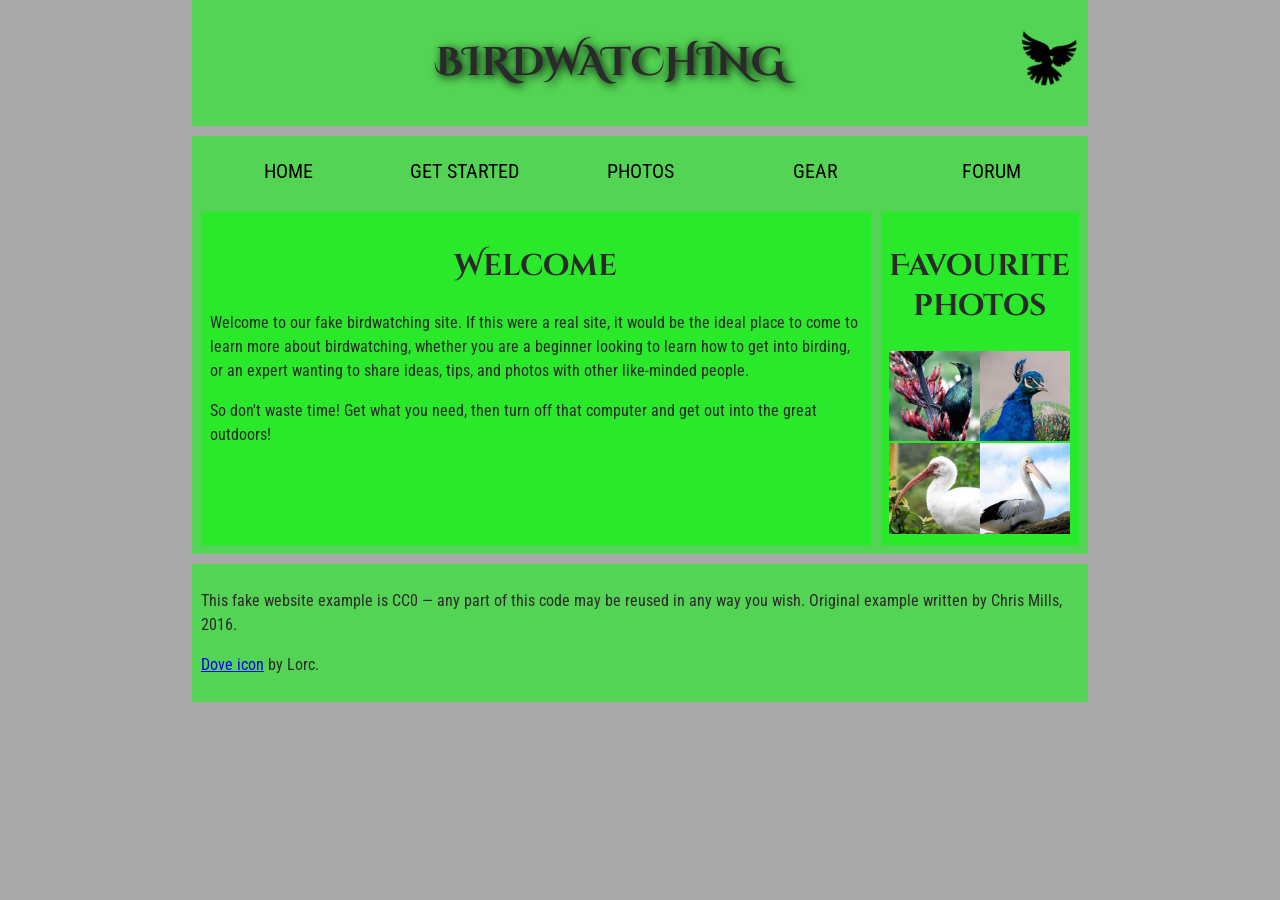
<file: Assigment/Assigment 3/index.html>
<!DOCTYPE html>
<html lang="en">

<head>
    <meta charset="utf-8">
    <title>Birdwatching</title>
    <link href="https://fonts.googleapis.com/css?family=Roboto+Condensed:300%7CCinzel+Decorative:700" rel="stylesheet">
    <link rel="stylesheet" href="./style.css">
    <!--[if lt IE 9]>
      <script src="https://cdnjs.cloudflare.com/ajax/libs/html5shiv/3.7.3/html5shiv.js"></script>
    <![endif]-->
</head>

<body>
    <header>
        <h1>Birdwatching</h1>
        <img src="dove.png" alt="a simple dove logo">
    </header>
    <nav>


        <ul>
            <li><span>Home</span></li>
            <li><a href="#">Get started</a></li>
            <li><a href="#">Photos</a></li>
            <li><a href="#">Gear</a></li>
            <li><a href="#">Forum</a></li>
        </ul>
    </nav>
    <main>
        <section>
            <h2>Welcome</h2>

            <p>Welcome to our fake birdwatching site. If this were a real site, it would be the ideal place to come to learn more about birdwatching, whether you are a beginner looking to learn how to get into birding, or an expert wanting to share ideas,
                tips, and photos with other like-minded people.</p>

            <p>So don't waste time! Get what you need, then turn off that computer and get out into the great outdoors!</p>
        </section>
        <aside>

            <h2>Favourite photos</h2>

            <a href="favorite-1.jpg"><img src="favorite-1_th.jpg" alt="Small black bird, black claws, long black slender beak, links to larger version of the image"></a>
            <a href="favorite-2.jpg"><img src="favorite-2_th.jpg" alt="Top half of a pretty bird with bright blue plumage on neck, light colored beak, blue headdress, links to larger version of the image"></a>
            <a href="favorite-3.jpg"><img src="favorite-3_th.jpg" alt="Top half of a large bird with white plumage, very long curved narrow light colored break, links to larger version of the image"></a>
            <a href="favorite-4.jpg"><img src="favorite-4_th.jpg" alt="Large bird, mostly white plumage with black plumage on back and rear, long straight white beak, links to larger version of the image"></a>
        </aside>
    </main>
    <footer>


        <p>This fake website example is CC0 — any part of this code may be reused in any way you wish. Original example written by Chris Mills, 2016.</p>

        <p><a href="http://game-icons.net/lorc/originals/dove.html">Dove icon</a> by Lorc.</p>
    </footer>
</body>

</html>
</file>
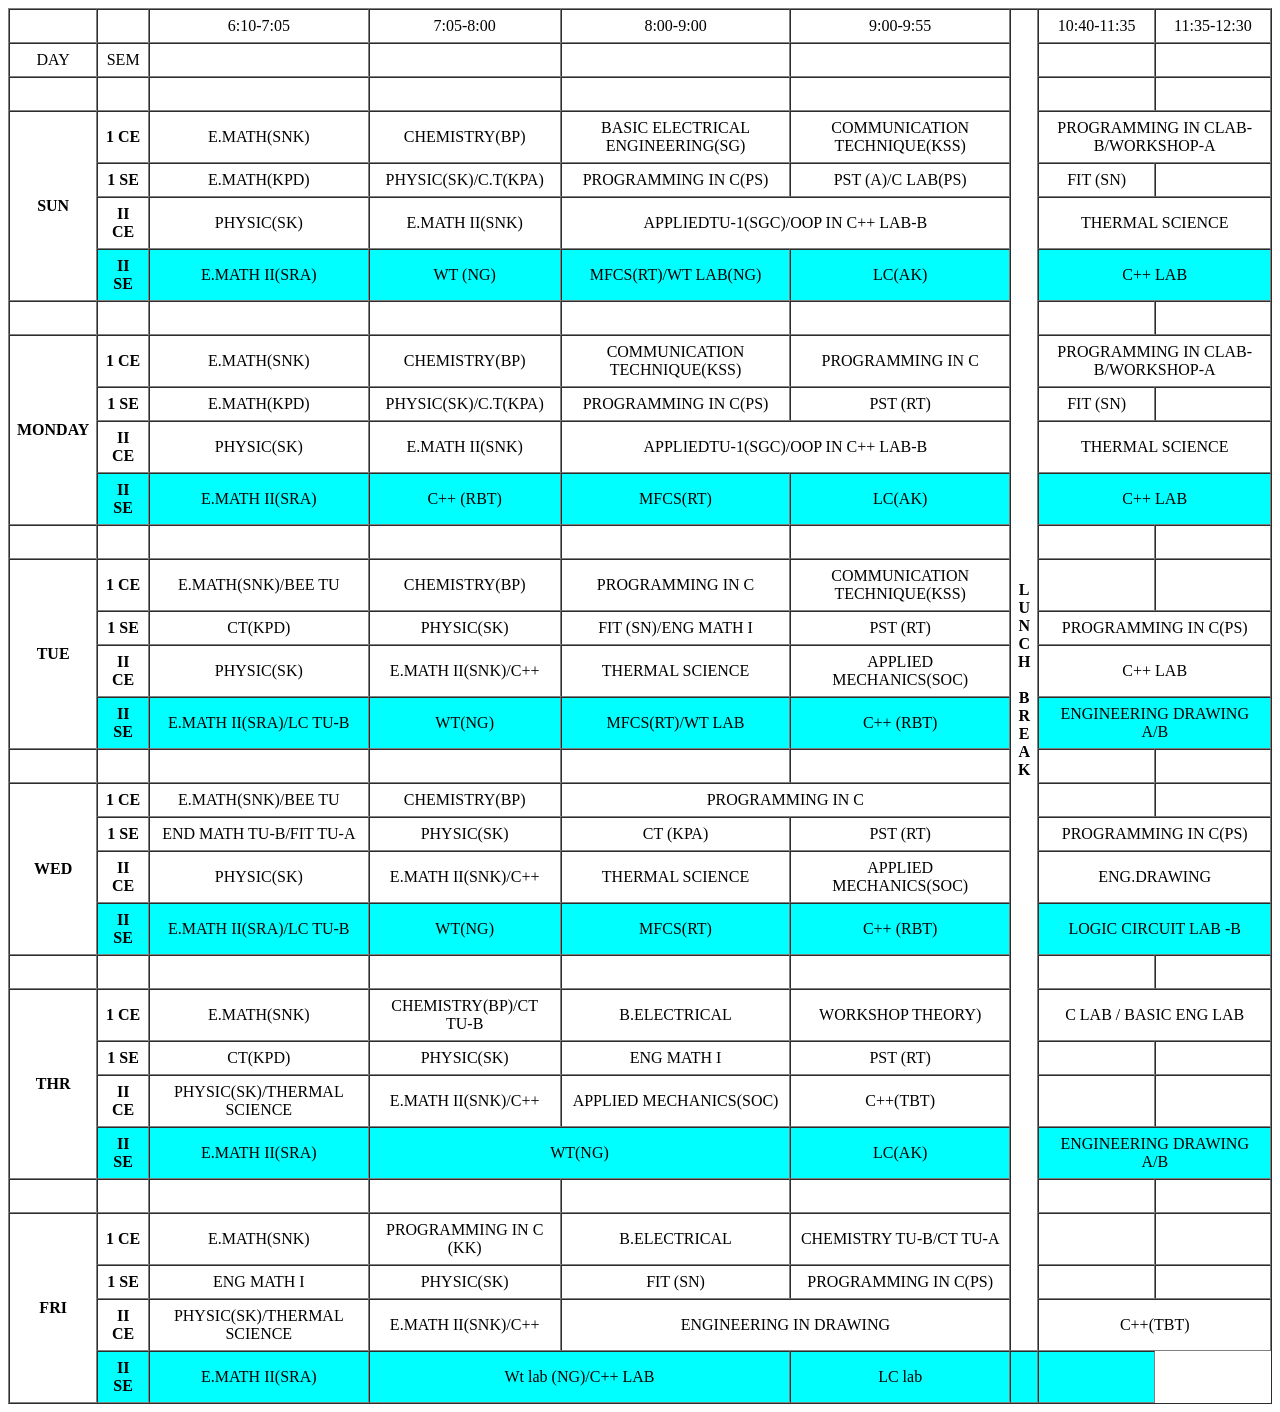
<file: Assigment/Assigment 4/routine.html>
<!DOCTYPE html>
<html>

<head>
    <meta charset='utf-8'>
    <meta http-equiv='X-UA-Compatible' content='IE=edge'>
    <title>TABLE</title>
</head>

<body>
    <table border="1" cellspacing="0" cellpadding="7" align="center" style="text-align: center">
        <tbody align="center">
            <tr>
                <td>&nbsp;</td>
                <td>&nbsp;</td>
                <td>6:10-7:05</td>
                <td>7:05-8:00</td>
                <td>8:00-9:00</td>
                <td>9:00-9:55</td>
                <th rowspan="31">
                    L<br />U<br />N<br />C<br />H<br />&nbsp;<br />B<br />R<br />E<br />A<br />K
                </th>
                <td>10:40-11:35</td>
                <td>11:35-12:30</td>
            </tr>
            <tr>
                <td>DAY</td>
                <td>SEM</td>
                <td>&nbsp;</td>
                <td>&nbsp;</td>
                <td>&nbsp;</td>
                <td>&nbsp;</td>
                <td>&nbsp;</td>
                <td>&nbsp;</td>
            </tr>
            <tr>
                <td>&nbsp;</td>
                <td>&nbsp;</td>
                <td>&nbsp;</td>
                <td>&nbsp;</td>
                <td>&nbsp;</td>
                <td>&nbsp;</td>
                <td>&nbsp;</td>
                <td>&nbsp;</td>
            </tr>

            <tr>
                <th rowspan="4" colspan="1" scope="rowgroup">SUN</th>
                <th scope="row">1 CE</th>
                <td>E.MATH(SNK)</td>
                <td>CHEMISTRY(BP)</td>
                <td>BASIC ELECTRICAL ENGINEERING(SG)</td>
                <td>COMMUNICATION TECHNIQUE(KSS)</td>
                <td colspan="2">PROGRAMMING IN CLAB-B/WORKSHOP-A</td>
            </tr>
            <tr>
                <th scope="row">1 SE</th>
                <td>E.MATH(KPD)</td>
                <td>PHYSIC(SK)/C.T(KPA)</td>
                <td>PROGRAMMING IN C(PS)</td>
                <td>PST (A)/C LAB(PS)</td>
                <td>FIT (SN)</td>
                <td>&nbsp;</td>
            </tr>
            <tr>
                <th scope="row">II CE</th>
                <td>PHYSIC(SK)</td>
                <td>E.MATH II(SNK)</td>
                <td colspan="2">APPLIEDTU-1(SGC)/OOP IN C++ LAB-B</td>
                <td colspan="2">THERMAL SCIENCE</td>
            </tr>
            <tr style="background-color: aqua;">
                <th scope="row">II SE</th>
                <td>E.MATH II(SRA)</td>
                <td>WT (NG)</td>
                <td>MFCS(RT)/WT LAB(NG)</td>
                <td>LC(AK)</td>
                <td colspan="2">C++ LAB</td>
            </tr>
            <tr>
                <td>&nbsp;</td>
                <td>&nbsp;</td>
                <td>&nbsp;</td>
                <td>&nbsp;</td>
                <td>&nbsp;</td>
                <td>&nbsp;</td>
                <td>&nbsp;</td>
                <td>&nbsp;</td>
            </tr>
            <tr>
                <th rowspan="4" colspan="1" scope="rowgroup">MONDAY</th>
                <th scope="row">1 CE</th>
                <td>E.MATH(SNK)</td>
                <td>CHEMISTRY(BP)</td>
                <td>COMMUNICATION TECHNIQUE(KSS)</td>
                <td>PROGRAMMING IN C</td>
                <td colspan="2">PROGRAMMING IN CLAB-B/WORKSHOP-A</td>
            </tr>
            <tr>
                <th scope="row">1 SE</th>
                <td>E.MATH(KPD)</td>
                <td>PHYSIC(SK)/C.T(KPA)</td>
                <td>PROGRAMMING IN C(PS)</td>
                <td>PST (RT)</td>
                <td>FIT (SN)</td>
                <td>&nbsp;</td>
            </tr>
            <tr>
                <th scope="row">II CE</th>
                <td>PHYSIC(SK)</td>
                <td>E.MATH II(SNK)</td>
                <td colspan="2">APPLIEDTU-1(SGC)/OOP IN C++ LAB-B</td>
                <td colspan="2">THERMAL SCIENCE</td>
            </tr>
            <tr style="background-color: aqua;">
                <th scope="row">II SE</th>
                <td>E.MATH II(SRA)</td>
                <td>C++ (RBT)</td>
                <td>MFCS(RT)</td>
                <td>LC(AK)</td>
                <td colspan="2">C++ LAB</td>
            </tr>
            <tr>
                <td>&nbsp;</td>
                <td>&nbsp;</td>
                <td>&nbsp;</td>
                <td>&nbsp;</td>
                <td>&nbsp;</td>
                <td>&nbsp;</td>
                <td>&nbsp;</td>
                <td>&nbsp;</td>
            </tr>
            <tr>
                <th rowspan="4" colspan="1" scope="rowgroup">TUE</th>
                <th scope="row">1 CE</th>
                <td>E.MATH(SNK)/BEE TU</td>
                <td>CHEMISTRY(BP)</td>
                <td>PROGRAMMING IN C</td>
                <td>COMMUNICATION TECHNIQUE(KSS)</td>
                <td>&nbsp;</td>
                <td>&nbsp;</td>
            </tr>
            <tr>
                <th scope="row">1 SE</th>
                <td>CT(KPD)</td>
                <td>PHYSIC(SK)</td>
                <td>FIT (SN)/ENG MATH I</td>
                <td>PST (RT)</td>
                <td colspan="2">PROGRAMMING IN C(PS)</td>
            </tr>
            <tr>
                <th scope="row">II CE</th>
                <td>PHYSIC(SK)</td>
                <td>E.MATH II(SNK)/C++</td>
                <td>THERMAL SCIENCE</td>
                <td>APPLIED MECHANICS(SOC)</td>
                <td colspan="2">C++ LAB</td>

            </tr>
            <tr style="background-color: aqua;">
                <th scope="row">II SE</th>
                <td>E.MATH II(SRA)/LC TU-B</td>
                <td>WT(NG)</td>
                <td>MFCS(RT)/WT LAB</td>
                <td>C++ (RBT)</td>
                <td colspan="2">ENGINEERING DRAWING A/B</td>
            </tr>
            <tr>
                <td>&nbsp;</td>
                <td>&nbsp;</td>
                <td>&nbsp;</td>
                <td>&nbsp;</td>
                <td>&nbsp;</td>
                <td>&nbsp;</td>
                <td>&nbsp;</td>
                <td>&nbsp;</td>
            </tr>
            <tr>
                <th rowspan="4" colspan="1" scope="rowgroup">WED</th>
                <th scope="row">1 CE</th>
                <td>E.MATH(SNK)/BEE TU</td>
                <td>CHEMISTRY(BP)</td>
                <td colspan="2">PROGRAMMING IN C</td>
                <td>&nbsp;</td>
                <td>&nbsp;</td>
            </tr>
            <tr>
                <th scope="row">1 SE</th>
                <td>END MATH TU-B/FIT TU-A</td>
                <td>PHYSIC(SK)</td>
                <td>CT (KPA)</td>
                <td>PST (RT)</td>
                <td colspan="2">PROGRAMMING IN C(PS)</td>
            </tr>
            <tr>
                <th scope="row">II CE</th>
                <td>PHYSIC(SK)</td>
                <td>E.MATH II(SNK)/C++</td>
                <td>THERMAL SCIENCE</td>
                <td>APPLIED MECHANICS(SOC)</td>
                <td colspan="2">ENG.DRAWING</td>

            </tr>
            <tr style="background-color: aqua;">
                <th scope="row">II SE</th>
                <td>E.MATH II(SRA)/LC TU-B</td>
                <td>WT(NG)</td>
                <td>MFCS(RT)</td>
                <td>C++ (RBT)</td>
                <td colspan="2">LOGIC CIRCUIT LAB -B</td>
            </tr>
            <tr>
                <td>&nbsp;</td>
                <td>&nbsp;</td>
                <td>&nbsp;</td>
                <td>&nbsp;</td>
                <td>&nbsp;</td>
                <td>&nbsp;</td>
                <td>&nbsp;</td>
                <td>&nbsp;</td>
            </tr>
            <tr>
                <th rowspan="4" colspan="1" scope="rowgroup">THR</th>
                <th scope="row">1 CE</th>
                <td>E.MATH(SNK)</td>
                <td>CHEMISTRY(BP)/CT TU-B</td>
                <td>B.ELECTRICAL</td>
                <td>WORKSHOP THEORY)</td>
                <td colspan="2">C LAB / BASIC ENG LAB</td>
            </tr>
            <tr>
                <th scope="row">1 SE</th>
                <td>CT(KPD)</td>
                <td>PHYSIC(SK)</td>
                <td>ENG MATH I</td>
                <td>PST (RT)</td>
                <td>&nbsp;</td>
                <td>&nbsp;</TD>
            </tr>
            <tr>
                <th scope="row">II CE</th>
                <td>PHYSIC(SK)/THERMAL SCIENCE</td>
                <td>E.MATH II(SNK)/C++</td>
                <td>APPLIED MECHANICS(SOC)</td>
                <td>C++(TBT)</td>
                <td>&nbsp;</td>
                <td>&nbsp;</td>

            </tr>
            <tr style="background-color: aqua;">
                <th scope="row">II SE</th>
                <td>E.MATH II(SRA)</td>
                <td colspan="2">WT(NG)</td>
                <td>LC(AK)</td>
                <td colspan="2">ENGINEERING DRAWING A/B</td>
            </tr>
            <tr>
                <td>&nbsp;</td>
                <td>&nbsp;</td>
                <td>&nbsp;</td>
                <td>&nbsp;</td>
                <td>&nbsp;</td>
                <td>&nbsp;</td>
                <td>&nbsp;</td>
                <td>&nbsp;</td>
            </tr>
            <tr>
                <th rowspan="4" colspan="1" scope="rowgroup">FRI</th>
                <th scope="row">1 CE</th>
                <td>E.MATH(SNK)</td>
                <td>PROGRAMMING IN C (KK)</td>
                <td>B.ELECTRICAL</td>
                <td>CHEMISTRY TU-B/CT TU-A</td>
                <td>&nbsp;</td>
                <td>&nbsp;</td>
            </tr>
            <tr>
                <th scope="row">1 SE</th>
                <td>ENG MATH I</td>
                <td>PHYSIC(SK)</td>
                <td>FIT (SN)</td>
                <td>PROGRAMMING IN C(PS)</td>
                <td>&nbsp;</td>
                <td>&nbsp;</TD>
            </tr>
            <tr>
                <th scope="row">II CE</th>
                <td>PHYSIC(SK)/THERMAL SCIENCE</td>
                <td>E.MATH II(SNK)/C++</td>
                <td colspan="2">ENGINEERING IN DRAWING</td>
                <td colspan="2">C++(TBT)</td>
            </tr>
            <tr style="background-color: aqua;">
                <th scope="row">II SE</th>
                <td>E.MATH II(SRA)</td>
                <td colspan="2">Wt lab (NG)/C++ LAB</td>
                <td>LC lab </td>
                <td>&nbsp;</td>
                <td>&nbsp;</td>
            </tr>
        </tbody>

    </table>
</body>

</html>
</file>
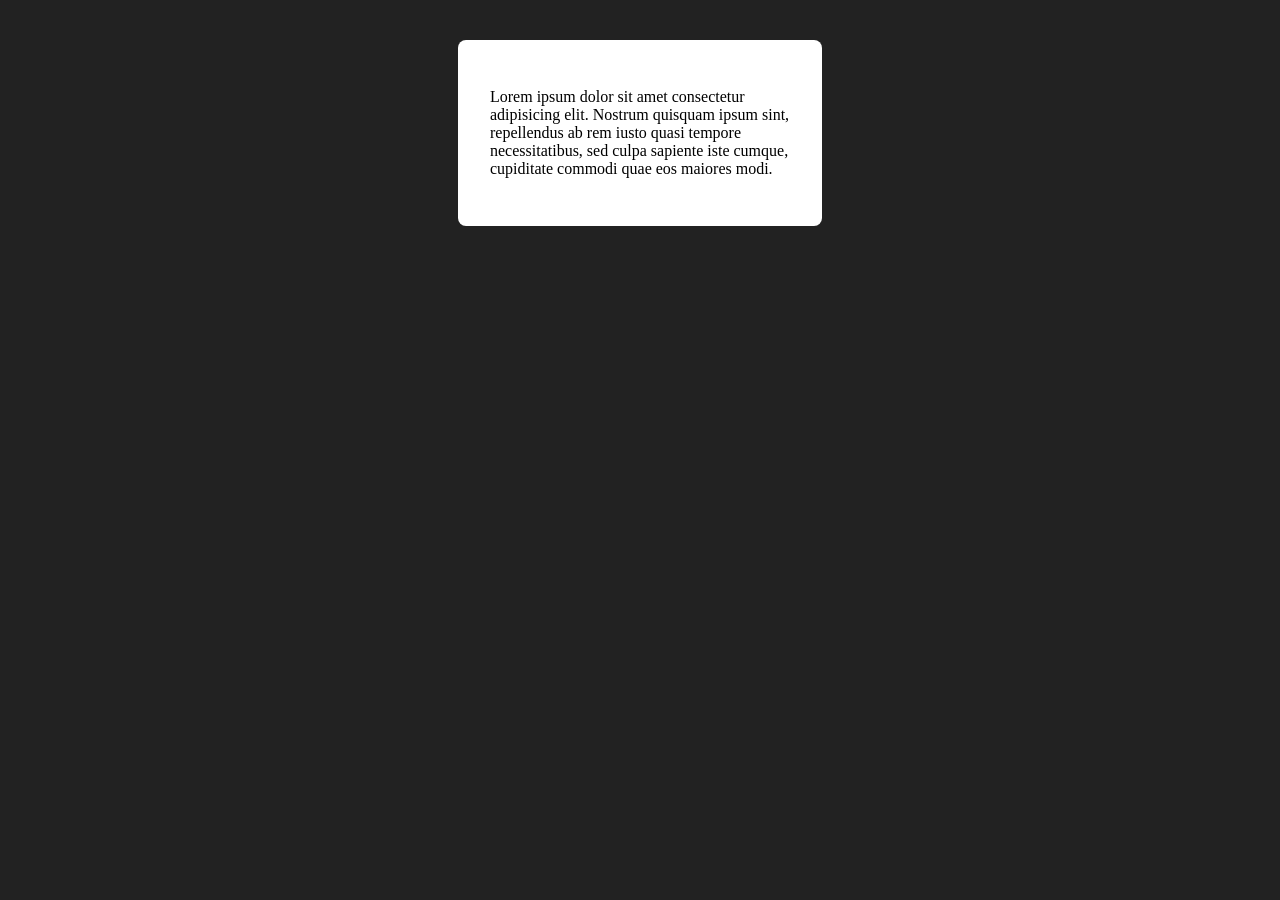
<file: Assigment/Assigment 5/Untitled-1.html>
<!DOCTYPE html>
<html lang="en">

<head>
    <meta charset="UTF-8">
    <meta http-equiv="X-UA-Compatible" content="IE=edge">
    <meta name="viewport" content="width=device-width, initial-scale=1.0">
    <title>Max width wrapper</title>
    <style type="text/css">
        body {
            background: #222;
            padding: 0px;
            padding-top: 32px;
        }
        
        .card {
            background-color: white;
            padding: 32px;
            border-radius: 8px;
        }
        
        p {
            margin-bottom: 16px;
        }
        
        .card {
            margin: auto;
            min-width: 175px;
            max-width: 300px;
        }
    </style>
</head>

<body>
    <div class="card ">
        <p>Lorem ipsum dolor sit amet consectetur adipisicing elit. Nostrum quisquam ipsum sint, repellendus ab rem iusto quasi tempore necessitatibus, sed culpa sapiente iste cumque, cupiditate commodi quae eos maiores modi.
        </p>
    </div>
</body>

</html>
</file>
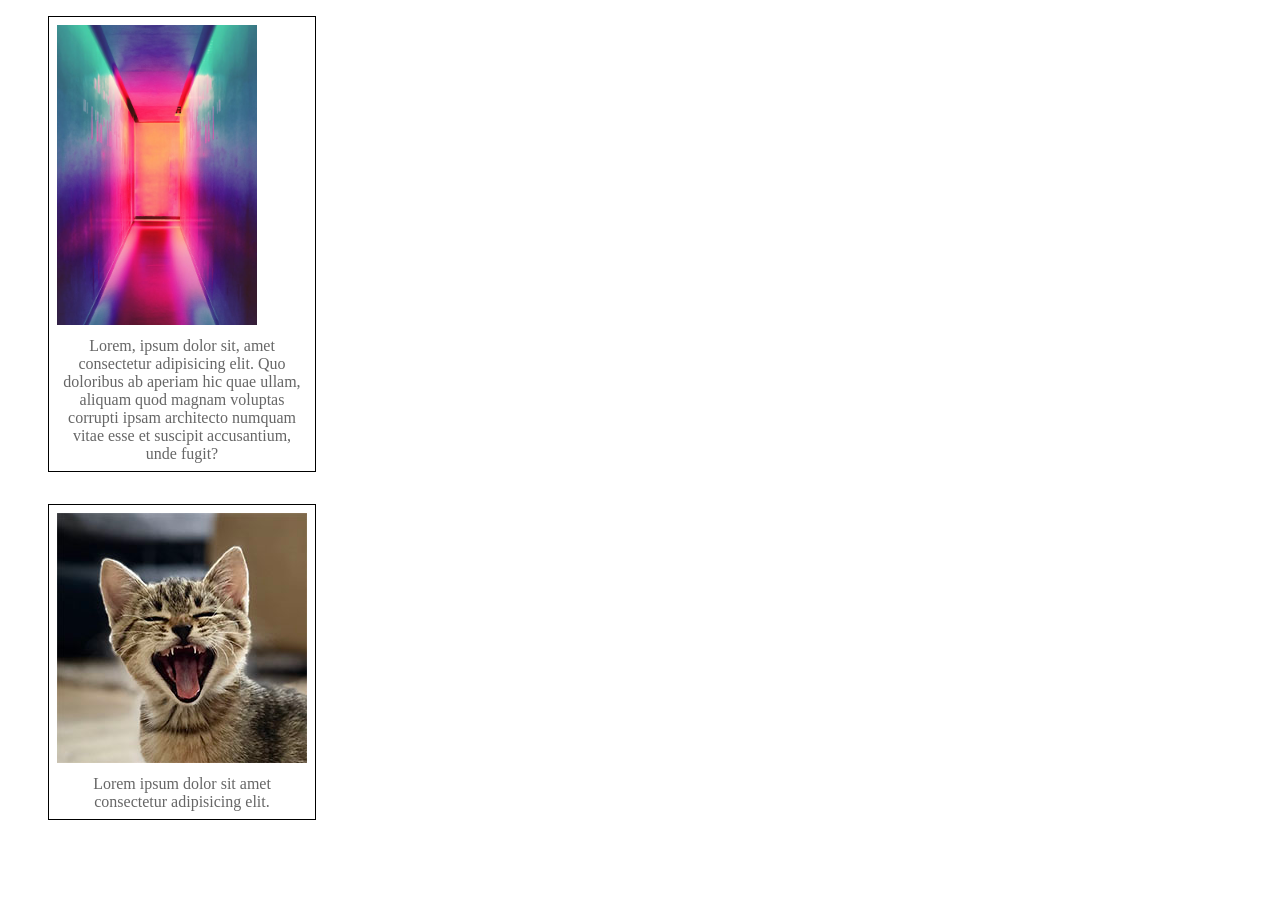
<file: Assigment/Assigment 5/Untitled-2.html>
<!DOCTYPE html>
<html>

<head>
    <meta charset="utf-8">
    <meta name="viewport" content="width=device-width, initial-scale=1">
    <title>Min content</title>
    <style type="text/css">
        figure {
            padding: 8px;
            border: 1px solid;
            margin-bottom: 32px;
        }
        
        figure img {
            margin-bottom: 8px;
        }
        
        figcaption {
            text-align: center;
            color: #666666;
        }
        
        .mat {
            width: min-content;
        }
    </style>
</head>

<body>
    <div class="mat">
        <figure>
            <img alt="A hallway with rainbow-coloured lighting" src="./art.jpg" style="width: 200px;" />
            <figcaption>
                Lorem, ipsum dolor sit, amet consectetur adipisicing elit. Quo doloribus ab aperiam hic quae ullam, aliquam quod magnam voluptas corrupti ipsam architecto numquam vitae esse et suscipit accusantium, unde fugit?
            </figcaption>
        </figure>

        <figure>
            <img alt="A yawning kitten" src="./cat.jpg" style="width: 250px;" />
            <figcaption>
                Lorem ipsum dolor sit amet consectetur adipisicing elit.
            </figcaption>

        </figure>
    </div>
</body>

</html>
</file>
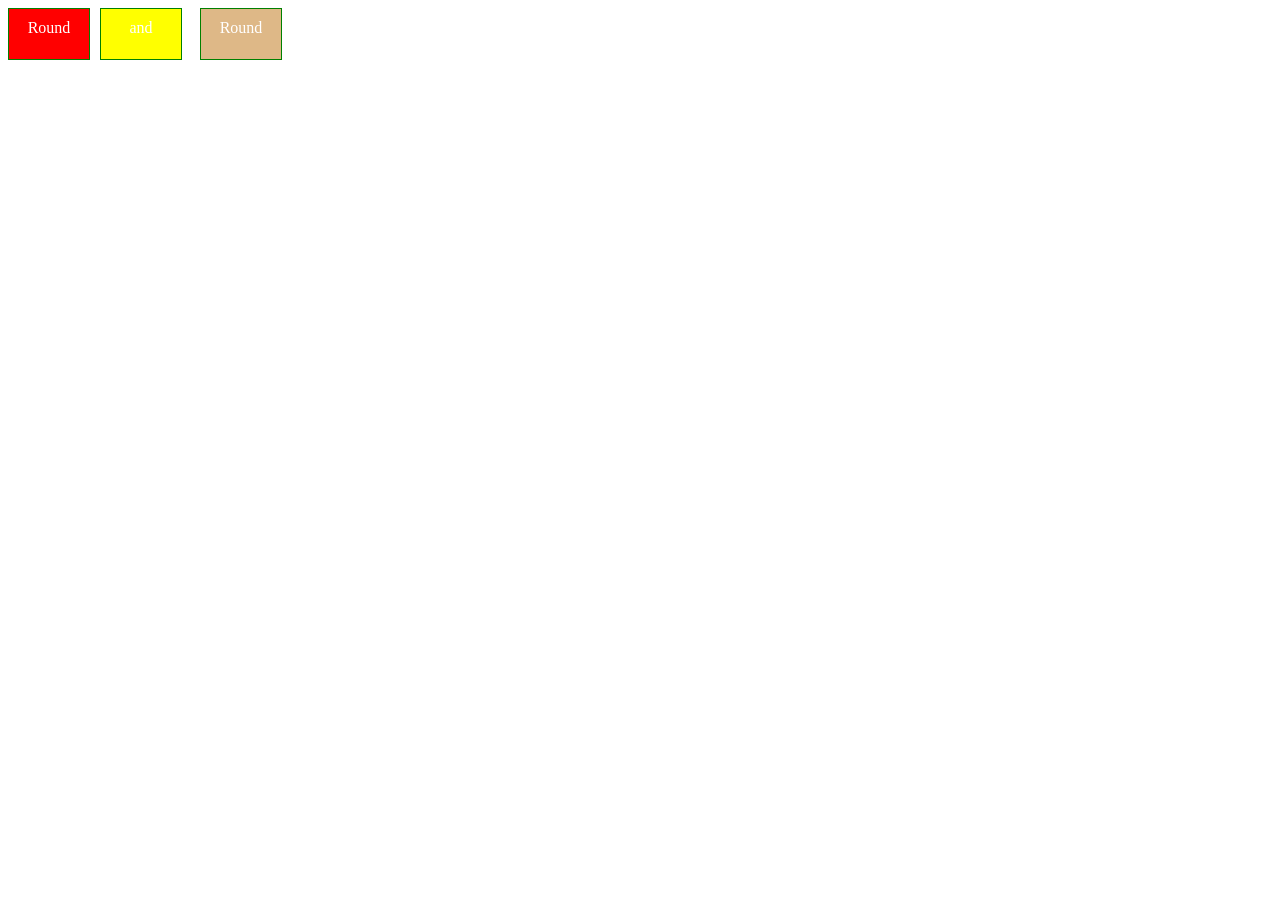
<file: Assigment/Assigment 6/round.html>
<!DOCTYPE html>
<html lang="en">

<head>
    <meta charset="UTF-8">
    <meta http-equiv="X-UA-Compatible" content="IE=edge">
    <meta name="viewport" content="width=device-width, initial-scale=1.0">
    <title>ROUND AND ROUND</title>
    <style>
        .main {
            height: 40px;
            width: 80px;
            text-align: center;
            padding: 10px 0px 0px;
            border: green 1px solid;
            background-color: green;
            color: white;
            position: absolute;
            cursor: pointer;
            display: inline-block;
        }
        
        #b2 {
            left: 100px;
        }
        
        #b3 {
            left: 200px;
        }
    </style>
</head>

<body class="origin">
    <div>
        <div class="main" id="b1" style="background-color: red;">Round</div>
        <div class="main" id="b2" style="background-color: yellow;">and</div>
        <div class="main" id="b3" style="background-color: burlywood;">Round</div>
    </div>

    <script>
        const b1 = document.querySelector('#b1');
        dragElement(b1);
        const b2 = document.querySelector('#b2');
        dragElement(b2);
        const b3 = document.querySelector('#b3');
        dragElement(b3);

        function dragElement(elmnt) {
            elmnt.addEventListener('mousedown', mouseDown);

            function mouseDown(e) {
                e.preventDefault();
                document.addEventListener('mousemove', mouseMove);
                document.addEventListener('mouseup', mouseUp);
            }

            function mouseMove(e) {
                e.preventDefault();
                elmnt.style.left = e.clientX + 'px';
                elmnt.style.top = e.clientY + 'px';

            }

            function mouseUp() {
                document.removeEventListener('mousemove', mouseMove);
                document.removeEventListener('mouseup', mouseUp);
                elmnt.mouseup = null;
            }
        }
        
    </script>
</body>

</html>
</file>
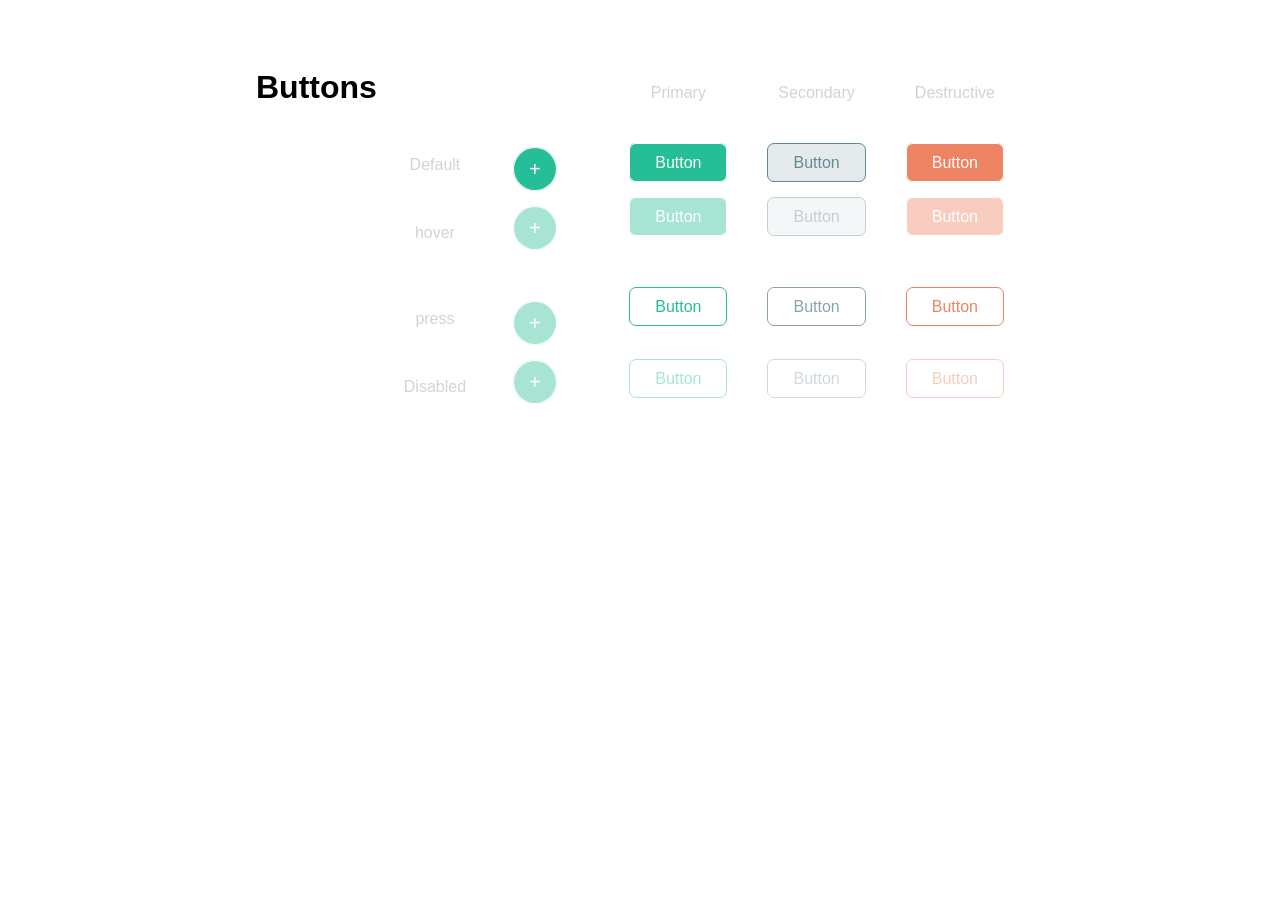
<file: Lab/Lab 2/Lab 2.html>
<!DOCTYPE html>
<html lang="en">

<head>
    <meta charset="UTF-8">
    <meta http-equiv="X-UA-Compatible" content="IE=edge">
    <meta name="viewport" content="width=device-width, initial-scale=1.0">
    <title>Button</title>
    <link rel="stylesheet" href="./style.css">
</head>

<body>
    <div class="main">
        <h1>Buttons</h1>
        <div>
            <br />
            <br />
            <br />
            <br />
            <p>Default</p>
            <br />
            <p>hover</p>
            <br />
            <br />
            <p>press</p>
            <br>
            <p>Disabled</p>
        </div>

        <div>
            <br />
            <br />
            <br />
            <br />
            <br />
            <a href="#" class="btn btn-circle">+</a>
            <br />
            <br />
            <br />
            <a href="#" class="btn btn-circle disabled">+</a>
            <br />
            <br />
            <br />
            <br />
            <br />
            <a href="#" class="btn btn-circle disabled">+</a>
            <br />
            <br />
            <br />
            <a href="#" class="btn btn-circle disabled">+</a>
        </div>
        <div>
            <p>Primary</p>
            <br />
            <br />
            <a href="#" class="btn btn-primary">Button</a>
            <br />
            <br />
            <br />
            <a href="#" class="btn btn-primary disabled">Button</a>
            <br />
            <br />
            <br />
            <br />
            <br />
            <a href="#" class="btn btn-p2">Button</a>
            <br />
            <br />
            <br />
            <br />
            <a href="#" class="btn btn-p2 disabled">Button</a>
        </div>
        <div>
            <p>Secondary</p>
            <br />
            <br />
            <a href="#" class="btn btn-secondary">Button</a>
            <br />
            <br />
            <br />
            <a href="#" class="btn btn-secondary disabled">Button</a>
            <br />
            <br />
            <br />
            <br />
            <br />
            <a href="#" class="btn btn-s2">Button</a>
            <br>
            <br />
            <br />
            <br />
            <a href="#" class="btn btn-s2 disabled">Button</a>
        </div>
        <div>
            <p>Destructive</p>
            <br />
            <br />
            <a href="#" class="btn btn-destructive">Button</a>
            <br />
            <br />
            <br />
            <a href="#" class="btn btn-destructive disabled">Button</a>
            <br />
            <br />
            <br />
            <br />
            <br />
            <a href="#" class="btn btn-d2">Button</a>
            <br>
            <br />
            <br />
            <br />
            <a href="#" class="btn btn-d2 disabled">Button</a>
        </div>
    </div>

</body>

</html>
</file>
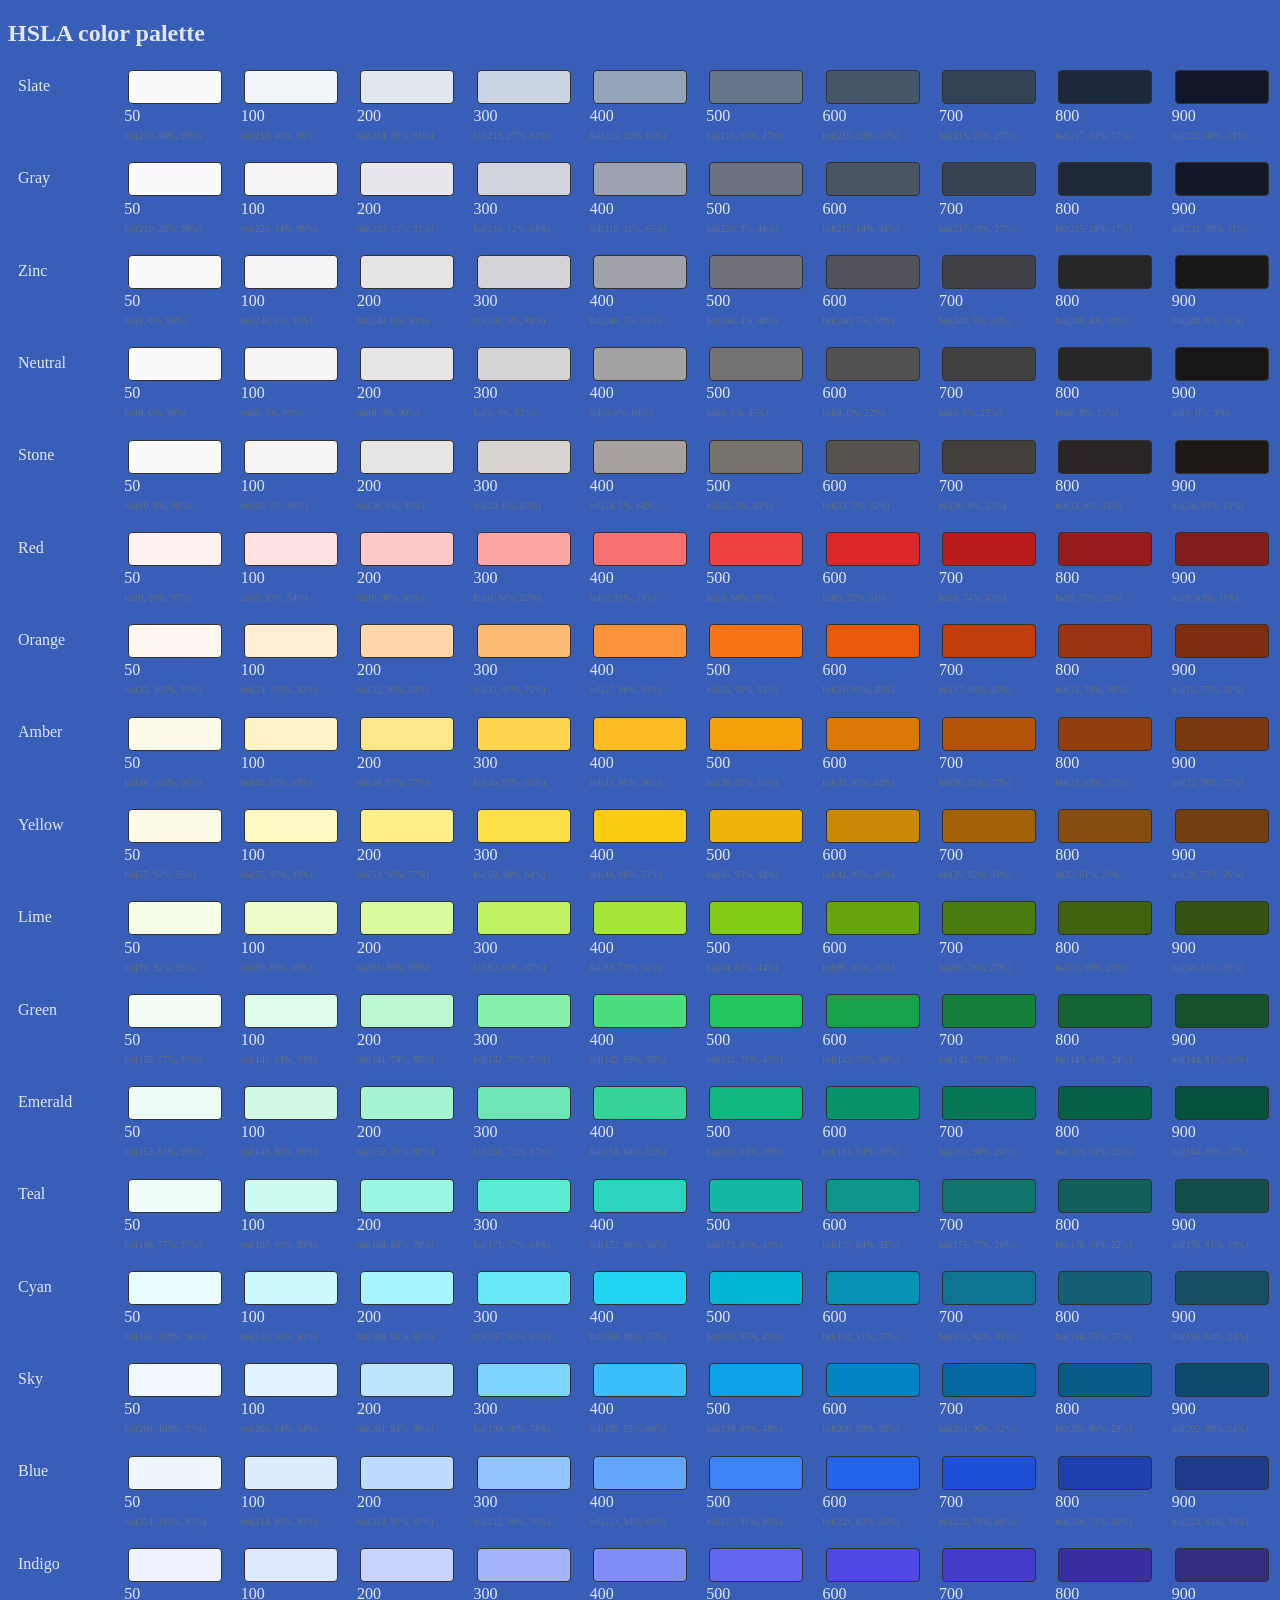
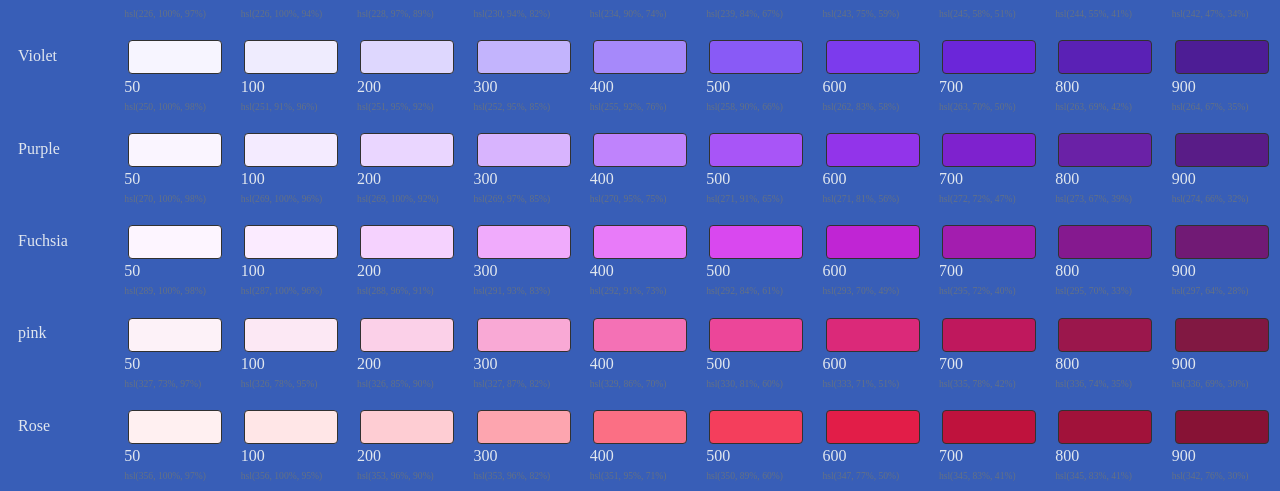
<file: Lab/Lab 3/Untitled-1.html>
<!DOCTYPE html>
<html lang="en">

<head>
    <meta charset="UTF-8">
    <meta http-equiv="X-UA-Compatible" content="IE=edge">
    <meta name="viewport" content="width=device-width, initial-scale=1.0">
    <title>Colours</title>
    <link rel="stylesheet" href="./ok.css">
</head>

<body>
    <header>
        <h2>HSLA color palette</h2>
    </header>
    <main>
        <section class="sideboarder">
            <div class="name">Slate</div>

            <div class="details">
                <div class="color slate-50">&nbsp;</div>
                <span>50</span><br>
                <span class="color-name">hsl(210, 40%, 98%)</span>
            </div>
            <div class="details">
                <div class="color slate-100">&nbsp;</div>
                <span>100</span><br>
                <span class="color-name">hsl(210, 40%, 96%</span>
            </div>
            <div class="details">
                <div class="color slate-200">&nbsp;</div>
                <span>200</span><br>
                <span class="color-name">hsl(214, 30%, 91%)</span>
            </div>
            <div class="details">
                <div class="color slate-300">&nbsp;</div>
                <span>300</span><br>
                <span class="color-name">hsl(213, 27%, 84%)</span>
            </div>
            <div class="details">
                <div class="color slate-400">&nbsp;</div>
                <span>400</span><br>
                <span class="color-name">hsl(215, 20%, 65%)</span>
            </div>
            <div class="details">
                <div class="color slate-500">&nbsp;</div>
                <span>500</span><br>
                <span class="color-name">hsl(215, 16%, 47%)</span>
            </div>
            <div class="details">
                <div class="color slate-600">&nbsp;</div>
                <span>600</span><br>
                <span class="color-name">hsl(215, 19%, 35%)</span>
            </div>
            <div class="details">
                <div class="color slate-700">&nbsp;</div>
                <span>700</span><br>
                <span class="color-name">hsl(215, 25%, 27%)</span>
            </div>
            <div class="details">
                <div class="color slate-800">&nbsp;</div>
                <span>800</span><br>
                <span class="color-name">hsl(217, 33%, 17%)</span>
            </div>
            <div class="details">
                <div class="color slate-900">&nbsp;</div>
                <span>900</span><br>
                <span class="color-name">hsl(222, 46%, 11%)</span>
            </div>

            <!-- gray  -->
            <div class="name">Gray</div>

            <div class="details">
                <div class="color gray-50">&nbsp;</div>
                <span>50</span><br>
                <span class="color-name">hsl(210, 20%, 98%)</span>
            </div>
            <div class="details">
                <div class="color gray-100">&nbsp;</div>
                <span>100</span><br>
                <span class="color-name">hsl(220, 14%, 96%)</span>
            </div>
            <div class="details">
                <div class="color gray-200">&nbsp;</div>
                <span>200</span><br>
                <span class="color-name">hsl(220, 13%, 91%)</span>
            </div>
            <div class="details">
                <div class="color gray-300">&nbsp;</div>
                <span>300</span><br>
                <span class="color-name">hsl(216, 12%, 84%)</span>
            </div>
            <div class="details">
                <div class="color gray-400">&nbsp;</div>
                <span>400</span><br>
                <span class="color-name">hsl(218, 11%, 65%)</span>
            </div>
            <div class="details">
                <div class="color gray-500">&nbsp;</div>
                <span>500</span><br>
                <span class="color-name">hsl(220, 9%, 46%)</span>
            </div>
            <div class="details">
                <div class="color gray-600">&nbsp;</div>
                <span>600</span><br>
                <span class="color-name">hsl(215, 14%, 34%)</span>
            </div>
            <div class="details">
                <div class="color gray-700">&nbsp;</div>
                <span>700</span><br>
                <span class="color-name">hsl(217, 19%, 27%)</span>
            </div>
            <div class="details">
                <div class="color gray-800">&nbsp;</div>
                <span>800</span><br>
                <span class="color-name">hsl(215, 28%, 17%)</span>
            </div>
            <div class="details">
                <div class="color gray-900">&nbsp;</div>
                <span>900</span><br>
                <span class="color-name">hsl(221, 39%, 11%)</span>
            </div>

            <!-- zinc color  -->
            <div class="name">Zinc</div>

            <div class="details">
                <div class="color zinc-50">&nbsp;</div>
                <span>50</span><br>
                <span class="color-name">hsl(0, 0%, 98%)</span>
            </div>
            <div class="details">
                <div class="color zinc-100">&nbsp;</div>
                <span>100</span><br>
                <span class="color-name">hsl(240, 5%, 96%)</span>
            </div>
            <div class="details">
                <div class="color zinc-200">&nbsp;</div>
                <span>200</span><br>
                <span class="color-name">hsl(240, 6%, 90%)</span>
            </div>
            <div class="details">
                <div class="color zinc-300">&nbsp;</div>
                <span>300</span><br>
                <span class="color-name">hsl(240, 5%, 84%)</span>
            </div>
            <div class="details">
                <div class="color zinc-400">&nbsp;</div>
                <span>400</span><br>
                <span class="color-name">hsl(240, 5%, 65%)</span>
            </div>
            <div class="details">
                <div class="color zinc-500">&nbsp;</div>
                <span>500</span><br>
                <span class="color-name">hsl(240, 4%, 46%)</span>
            </div>
            <div class="details">
                <div class="color zinc-600">&nbsp;</div>
                <span>600</span><br>
                <span class="color-name">hsl(240, 5%, 34%)</span>
            </div>
            <div class="details">
                <div class="color zinc-700">&nbsp;</div>
                <span>700</span><br>
                <span class="color-name">hsl(240, 5%, 26%)</span>
            </div>
            <div class="details">
                <div class="color zinc-800">&nbsp;</div>
                <span>800</span><br>
                <span class="color-name">hsl(240, 4%, 16%)</span>
            </div>
            <div class="details">
                <div class="color zinc-900">&nbsp;</div>
                <span>900</span><br>
                <span class="color-name">hsl(240, 6%, 10%)</span>
            </div>

            <!-- neutral color  -->
            <div class="name">Neutral</div>

            <div class="details">
                <div class="color neutral-50">&nbsp;</div>
                <span>50</span><br>
                <span class="color-name">hsl(0, 0%, 98%)</span>
            </div>
            <div class="details">
                <div class="color neutral-100">&nbsp;</div>
                <span>100</span><br>
                <span class="color-name">hsl(0, 0%, 96%)</span>
            </div>
            <div class="details">
                <div class="color neutral-200">&nbsp;</div>
                <span>200</span><br>
                <span class="color-name">hsl(0, 0%, 90%)</span>
            </div>
            <div class="details">
                <div class="color neutral-300">&nbsp;</div>
                <span>300</span><br>
                <span class="color-name">hsl(0, 0%, 83%)</span>
            </div>
            <div class="details">
                <div class="color neutral-400">&nbsp;</div>
                <span>400</span><br>
                <span class="color-name">hsl(0, 0%, 64%)</span>
            </div>
            <div class="details">
                <div class="color neutral-500">&nbsp;</div>
                <span>500</span><br>
                <span class="color-name">hsl(0, 0%, 45%)</span>
            </div>
            <div class="details">
                <div class="color neutral-600">&nbsp;</div>
                <span>600</span><br>
                <span class="color-name">hsl(0, 0%, 32%)</span>
            </div>
            <div class="details">
                <div class="color neutral-700">&nbsp;</div>
                <span>700</span><br>
                <span class="color-name">hsl(0, 0%, 25%)</span>
            </div>
            <div class="details">
                <div class="color neutral-800">&nbsp;</div>
                <span>800</span><br>
                <span class="color-name">hsl(0, 0%, 15%)</span>
            </div>
            <div class="details">
                <div class="color neutral-900">&nbsp;</div>
                <span>900</span><br>
                <span class="color-name">hsl(0, 0%, 9%)</span>
            </div>

            <!-- stone color  -->
            <div class="name">Stone</div>

            <div class="details">
                <div class="color stone-50">&nbsp;</div>
                <span>50</span><br>
                <span class="color-name">hsl(60, 9%, 98%)</span>
            </div>
            <div class="details">
                <div class="color stone-100">&nbsp;</div>
                <span>100</span><br>
                <span class="color-name">hsl(60, 5%, 96%)</span>
            </div>
            <div class="details">
                <div class="color stone-200">&nbsp;</div>
                <span>200</span><br>
                <span class="color-name">hsl(20, 6%, 90%)</span>
            </div>
            <div class="details">
                <div class="color stone-300">&nbsp;</div>
                <span>300</span><br>
                <span class="color-name">hsl(24, 6%, 83%)</span>
            </div>
            <div class="details">
                <div class="color stone-400">&nbsp;</div>
                <span>400</span><br>
                <span class="color-name">hsl(24, 5%, 64%)</span>
            </div>
            <div class="details">
                <div class="color stone-500">&nbsp;</div>
                <span>500</span><br>
                <span class="color-name">hsl(25, 5%, 45%)</span>
            </div>
            <div class="details">
                <div class="color stone-600">&nbsp;</div>
                <span>600</span><br>
                <span class="color-name">hsl(33, 5%, 32%)</span>
            </div>
            <div class="details">
                <div class="color stone-700">&nbsp;</div>
                <span>700</span><br>
                <span class="color-name">hsl(30, 6%, 25%)</span>
            </div>
            <div class="details">
                <div class="color stone-800">&nbsp;</div>
                <span>800</span><br>
                <span class="color-name">hsl(12, 6%, 15%)</span>
            </div>
            <div class="details">
                <div class="color stone-900">&nbsp;</div>
                <span>900</span><br>
                <span class="color-name">hsl(24, 10%, 10%)</span>
            </div>

            <!-- red color  -->
            <div class="name">Red</div>

            <div class="details">
                <div class="color red-50">&nbsp;</div>
                <span>50</span><br>
                <span class="color-name">hsl(0, 86%, 97%)</span>
            </div>
            <div class="details">
                <div class="color red-100">&nbsp;</div>
                <span>100</span><br>
                <span class="color-name">hsl(0, 93%, 94%)</span>
            </div>
            <div class="details">
                <div class="color red-200">&nbsp;</div>
                <span>200</span><br>
                <span class="color-name">hsl(0, 96%, 89%)</span>
            </div>
            <div class="details">
                <div class="color red-300">&nbsp;</div>
                <span>300</span><br>
                <span class="color-name">hsl(0, 94%, 82%)</span>
            </div>
            <div class="details">
                <div class="color red-400">&nbsp;</div>
                <span>400</span><br>
                <span class="color-name">hsl(0, 91%, 71%)</span>
            </div>
            <div class="details">
                <div class="color red-500">&nbsp;</div>
                <span>500</span><br>
                <span class="color-name">hsl(0, 84%, 60%)</span>
            </div>
            <div class="details">
                <div class="color red-600">&nbsp;</div>
                <span>600</span><br>
                <span class="color-name">hsl(0, 72%, 51%</span>
            </div>
            <div class="details">
                <div class="color red-700">&nbsp;</div>
                <span>700</span><br>
                <span class="color-name">hsl(0, 74%, 42%)</span>
            </div>
            <div class="details">
                <div class="color red-800">&nbsp;</div>
                <span>800</span><br>
                <span class="color-name">hsl(0, 70%, 35%)</span>
            </div>
            <div class="details">
                <div class="color red-900">&nbsp;</div>
                <span>900</span><br>
                <span class="color-name">hsl(0, 63%, 31%)</span>
            </div>

            <!-- orange color  -->
            <div class="name">Orange</div>

            <div class="details">
                <div class="color orange-50">&nbsp;</div>
                <span>50</span><br>
                <span class="color-name">hsl(33, 100%, 97%)</span>
            </div>
            <div class="details">
                <div class="color orange-100">&nbsp;</div>
                <span>100</span><br>
                <span class="color-name">hsl(34, 100%, 92%)</span>
            </div>
            <div class="details">
                <div class="color orange-200">&nbsp;</div>
                <span>200</span><br>
                <span class="color-name">hsl(32, 98%, 83%)</span>
            </div>
            <div class="details">
                <div class="color orange-300">&nbsp;</div>
                <span>300</span><br>
                <span class="color-name">hsl(31, 97%, 72%)</span>
            </div>
            <div class="details">
                <div class="color orange-400">&nbsp;</div>
                <span>400</span><br>
                <span class="color-name">hsl(27, 96%, 61%)</span>
            </div>
            <div class="details">
                <div class="color orange-500">&nbsp;</div>
                <span>500</span><br>
                <span class="color-name">hsl(25, 95%, 53%)</span>
            </div>
            <div class="details">
                <div class="color orange-600">&nbsp;</div>
                <span>600</span><br>
                <span class="color-name">hsl(21, 90%, 48%)</span>
            </div>
            <div class="details">
                <div class="color orange-700">&nbsp;</div>
                <span>700</span><br>
                <span class="color-name">hsl(17, 88%, 40%)</span>
            </div>
            <div class="details">
                <div class="color orange-800">&nbsp;</div>
                <span>800</span><br>
                <span class="color-name">hsl(15, 79%, 34%)</span>
            </div>
            <div class="details">
                <div class="color orange-900">&nbsp;</div>
                <span>900</span><br>
                <span class="color-name">hsl(15, 75%, 28%)</span>
            </div>

            <!-- amber color  -->
            <div class="name">Amber</div>

            <div class="details">
                <div class="color amber-50">&nbsp;</div>
                <span>50</span><br>
                <span class="color-name">hsl(48, 100%, 96%)</span>
            </div>
            <div class="details">
                <div class="color amber-100">&nbsp;</div>
                <span>100</span><br>
                <span class="color-name">hsl(48, 97%, 89%)</span>
            </div>
            <div class="details">
                <div class="color amber-200">&nbsp;</div>
                <span>200</span><br>
                <span class="color-name">hsl(48, 97%, 77%)</span>
            </div>
            <div class="details">
                <div class="color amber-300">&nbsp;</div>
                <span>300</span><br>
                <span class="color-name">hsl(46, 97%, 65%)</span>
            </div>
            <div class="details">
                <div class="color amber-400">&nbsp;</div>
                <span>400</span><br>
                <span class="color-name">hsl(43, 96%, 56%)</span>
            </div>
            <div class="details">
                <div class="color amber-500">&nbsp;</div>
                <span>500</span><br>
                <span class="color-name">hsl(38, 92%, 50%)</span>
            </div>
            <div class="details">
                <div class="color amber-600">&nbsp;</div>
                <span>600</span><br>
                <span class="color-name">hsl(32, 95%, 44%)</span>
            </div>
            <div class="details">
                <div class="color amber-700">&nbsp;</div>
                <span>700</span><br>
                <span class="color-name">hsl(26, 91%, 37%)</span>
            </div>
            <div class="details">
                <div class="color amber-800">&nbsp;</div>
                <span>800</span><br>
                <span class="color-name">hsl(23, 83%, 31%)</span>
            </div>
            <div class="details">
                <div class="color amber-900">&nbsp;</div>
                <span>900</span><br>
                <span class="color-name">hsl(22, 78%, 27%)</span>
            </div>

            <!-- yellow color  -->
            <div class="name">Yellow</div>

            <div class="details">
                <div class="color yellow-50">&nbsp;</div>
                <span>50</span><br>
                <span class="color-name">hsl(55, 92%, 95%)</span>
            </div>
            <div class="details">
                <div class="color yellow-100">&nbsp;</div>
                <span>100</span><br>
                <span class="color-name">hsl(55, 97%, 88%)</span>
            </div>
            <div class="details">
                <div class="color yellow-200">&nbsp;</div>
                <span>200</span><br>
                <span class="color-name">hsl(53, 98%, 77%)</span>
            </div>
            <div class="details">
                <div class="color yellow-300">&nbsp;</div>
                <span>300</span><br>
                <span class="color-name">hsl(50, 98%, 64%)</span>
            </div>
            <div class="details">
                <div class="color yellow-400">&nbsp;</div>
                <span>400</span><br>
                <span class="color-name">hsl(48, 96%, 53%)</span>
            </div>
            <div class="details">
                <div class="color yellow-500">&nbsp;</div>
                <span>500</span><br>
                <span class="color-name">hsl(45, 93%, 48%)</span>
            </div>
            <div class="details">
                <div class="color yellow-600">&nbsp;</div>
                <span>600</span><br>
                <span class="color-name">hsl(41, 96%, 40%)</span>
            </div>
            <div class="details">
                <div class="color yellow-700">&nbsp;</div>
                <span>700</span><br>
                <span class="color-name">hsl(35, 92%, 33%)</span>
            </div>
            <div class="details">
                <div class="color yellow-800">&nbsp;</div>
                <span>800</span><br>
                <span class="color-name">sl(32, 81%, 29%</span>
            </div>
            <div class="details">
                <div class="color yellow-900">&nbsp;</div>
                <span>900</span><br>
                <span class="color-name">hsl(28, 73%, 26%)</span>
            </div>

            <!-- lime color  -->
            <div class="name">Lime</div>

            <div class="details">
                <div class="color lime-50">&nbsp;</div>
                <span>50</span><br>
                <span class="color-name">hsl(78, 92%, 95%)</span>
            </div>
            <div class="details">
                <div class="color lime-100">&nbsp;</div>
                <span>100</span><br>
                <span class="color-name">hsl(80, 89%, 89%)</span>
            </div>
            <div class="details">
                <div class="color lime-200">&nbsp;</div>
                <span>200</span><br>
                <span class="color-name">hsl(81, 89%, 80%)</span>
            </div>
            <div class="details">
                <div class="color lime-300">&nbsp;</div>
                <span>300</span><br>
                <span class="color-name">hsl(82, 85%, 67%)</span>
            </div>
            <div class="details">
                <div class="color lime-400">&nbsp;</div>
                <span>400</span><br>
                <span class="color-name">hsl(83, 78%, 56%)</span>
            </div>
            <div class="details">
                <div class="color lime-500">&nbsp;</div>
                <span>500</span><br>
                <span class="color-name">hsl(84, 81%, 44%)</span>
            </div>
            <div class="details">
                <div class="color lime-600">&nbsp;</div>
                <span>600</span><br>
                <span class="color-name">hsl(85, 85%, 35%)</span>
            </div>
            <div class="details">
                <div class="color lime-700">&nbsp;</div>
                <span>700</span><br>
                <span class="color-name">hsl(86, 78%, 27%)</span>
            </div>
            <div class="details">
                <div class="color lime-800">&nbsp;</div>
                <span>800</span><br>
                <span class="color-name">hsl(86, 69%, 23%)</span>
            </div>
            <div class="details">
                <div class="color lime-900">&nbsp;</div>
                <span>900</span><br>
                <span class="color-name">hsl(88, 61%, 20%)</span>
            </div>

            <!-- green color  -->
            <div class="name">Green</div>

            <div class="details">
                <div class="color green-50">&nbsp;</div>
                <span>50</span><br>
                <span class="color-name">hsl(138, 77%, 97%)</span>
            </div>
            <div class="details">
                <div class="color green-100">&nbsp;</div>
                <span>100</span><br>
                <span class="color-name">hsl(141, 84%, 93%)</span>
            </div>
            <div class="details">
                <div class="color green-200">&nbsp;</div>
                <span>200</span><br>
                <span class="color-name">hsl(141, 79%, 85%)</span>
            </div>
            <div class="details">
                <div class="color green-300">&nbsp;</div>
                <span>300</span><br>
                <span class="color-name">hsl(142, 77%, 73%)</span>
            </div>
            <div class="details">
                <div class="color green-400">&nbsp;</div>
                <span>400</span><br>
                <span class="color-name">hsl(142, 69%, 58%)</span>
            </div>
            <div class="details">
                <div class="color green-500">&nbsp;</div>
                <span>500</span><br>
                <span class="color-name">hsl(142, 71%, 45%)</span>
            </div>
            <div class="details">
                <div class="color green-600">&nbsp;</div>
                <span>600</span><br>
                <span class="color-name">hsl(142, 76%, 36%)</span>
            </div>
            <div class="details">
                <div class="color green-700">&nbsp;</div>
                <span>700</span><br>
                <span class="color-name">hsl(142, 72%, 29%)</span>
            </div>
            <div class="details">
                <div class="color green-800">&nbsp;</div>
                <span>800</span><br>
                <span class="color-name">hsl(143, 64%, 24%)</span>
            </div>
            <div class="details">
                <div class="color green-900">&nbsp;</div>
                <span>900</span><br>
                <span class="color-name">hsl(144, 61%, 20%)</span>
            </div>

            <!-- emerald color  -->
            <div class="name">Emerald</div>

            <div class="details">
                <div class="color emerald-50">&nbsp;</div>
                <span>50</span><br>
                <span class="color-name">hsl(152, 81%, 96%)</span>
            </div>
            <div class="details">
                <div class="color emerald-100">&nbsp;</div>
                <span>100</span><br>
                <span class="color-name">hsl(149, 80%, 90%)</span>
            </div>
            <div class="details">
                <div class="color emerald-200">&nbsp;</div>
                <span>200</span><br>
                <span class="color-name">hsl(152, 76%, 80%)</span>
            </div>
            <div class="details">
                <div class="color emerald-300">&nbsp;</div>
                <span>300</span><br>
                <span class="color-name">hsl(156, 72%, 67%)</span>
            </div>
            <div class="details">
                <div class="color emerald-400">&nbsp;</div>
                <span>400</span><br>
                <span class="color-name">hsl(158, 64%, 52%)</span>
            </div>
            <div class="details">
                <div class="color emerald-500">&nbsp;</div>
                <span>500</span><br>
                <span class="color-name">hsl(160, 84%, 39%)</span>
            </div>
            <div class="details">
                <div class="color emerald-600">&nbsp;</div>
                <span>600</span><br>
                <span class="color-name">hsl(161, 94%, 30%)</span>
            </div>
            <div class="details">
                <div class="color emerald-700">&nbsp;</div>
                <span>700</span><br>
                <span class="color-name">hsl(163, 94%, 24%)</span>
            </div>
            <div class="details">
                <div class="color emerald-800">&nbsp;</div>
                <span>800</span><br>
                <span class="color-name">hsl(163, 88%, 20%)</span>
            </div>
            <div class="details">
                <div class="color emerald-900">&nbsp;</div>
                <span>900</span><br>
                <span class="color-name">hsl(164, 86%, 17%)</span>
            </div>

            <!-- teal color  -->
            <div class="name">Teal</div>

            <div class="details">
                <div class="color teal-50">&nbsp;</div>
                <span>50</span><br>
                <span class="color-name">hsl(166, 77%, 97%)</span>
            </div>
            <div class="details">
                <div class="color teal-100">&nbsp;</div>
                <span>100</span><br>
                <span class="color-name">hsl(167, 86%, 89%)</span>
            </div>
            <div class="details">
                <div class="color teal-200">&nbsp;</div>
                <span>200</span><br>
                <span class="color-name">hsl(168, 84%, 78%)</span>
            </div>
            <div class="details">
                <div class="color teal-300">&nbsp;</div>
                <span>300</span><br>
                <span class="color-name">hsl(171, 77%, 64%)</span>
            </div>
            <div class="details">
                <div class="color teal-400">&nbsp;</div>
                <span>400</span><br>
                <span class="color-name">hsl(172, 66%, 50%)</span>
            </div>
            <div class="details">
                <div class="color teal-500">&nbsp;</div>
                <span>500</span><br>
                <span class="color-name">hsl(173, 80%, 40%)</span>
            </div>
            <div class="details">
                <div class="color teal-600">&nbsp;</div>
                <span>600</span><br>
                <span class="color-name">hsl(175, 84%, 32%)</span>
            </div>
            <div class="details">
                <div class="color teal-700">&nbsp;</div>
                <span>700</span><br>
                <span class="color-name">hsl(175, 77%, 26%)</span>
            </div>
            <div class="details">
                <div class="color teal-800">&nbsp;</div>
                <span>800</span><br>
                <span class="color-name">hsl(176, 69%, 22%)</span>
            </div>
            <div class="details">
                <div class="color teal-900">&nbsp;</div>
                <span>900</span><br>
                <span class="color-name">hsl(176, 61%, 19%)</span>
            </div>

            <!-- cyan color  -->
            <div class="name">Cyan</div>

            <div class="details">
                <div class="color cyan-50">&nbsp;</div>
                <span>50</span><br>
                <span class="color-name">hsl(183, 100%, 96%)</span>
            </div>
            <div class="details">
                <div class="color cyan-100">&nbsp;</div>
                <span>100</span><br>
                <span class="color-name">hsl(185, 96%, 90%)</span>
            </div>
            <div class="details">
                <div class="color cyan-200">&nbsp;</div>
                <span>200</span><br>
                <span class="color-name">hsl(186, 94%, 82%)</span>
            </div>
            <div class="details">
                <div class="color cyan-300">&nbsp;</div>
                <span>300</span><br>
                <span class="color-name">hsl(187, 92%, 69%)</span>
            </div>
            <div class="details">
                <div class="color cyan-400">&nbsp;</div>
                <span>400</span><br>
                <span class="color-name">hsl(188, 86%, 53%)</span>
            </div>
            <div class="details">
                <div class="color cyan-500">&nbsp;</div>
                <span>500</span><br>
                <span class="color-name">hsl(189, 95%, 43%)</span>
            </div>
            <div class="details">
                <div class="color cyan-600">&nbsp;</div>
                <span>600</span><br>
                <span class="color-name">hsl(192, 91%, 37%)</span>
            </div>
            <div class="details">
                <div class="color cyan-700">&nbsp;</div>
                <span>700</span><br>
                <span class="color-name">hsl(193, 82%, 31%)</span>
            </div>
            <div class="details">
                <div class="color cyan-800">&nbsp;</div>
                <span>800</span><br>
                <span class="color-name">hsl(194, 70%, 27%)</span>
            </div>
            <div class="details">
                <div class="color cyan-900">&nbsp;</div>
                <span>900</span><br>
                <span class="color-name">hsl(196, 64%, 24%)</span>
            </div>

            <!-- sky color  -->
            <div class="name">Sky</div>

            <div class="details">
                <div class="color sky-50">&nbsp;</div>
                <span>50</span><br>
                <span class="color-name">hsl(204, 100%, 97%)</span>
            </div>
            <div class="details">
                <div class="color sky-100">&nbsp;</div>
                <span>100</span><br>
                <span class="color-name">hsl(204, 94%, 94%)</span>
            </div>
            <div class="details">
                <div class="color sky-200">&nbsp;</div>
                <span>200</span><br>
                <span class="color-name">hsl(201, 94%, 86%)</span>
            </div>
            <div class="details">
                <div class="color sky-300">&nbsp;</div>
                <span>300</span><br>
                <span class="color-name">hsl(199, 96%, 74%)</span>
            </div>
            <div class="details">
                <div class="color sky-400">&nbsp;</div>
                <span>400</span><br>
                <span class="color-name">hsl(198, 93%, 60%)</span>
            </div>
            <div class="details">
                <div class="color sky-500">&nbsp;</div>
                <span>500</span><br>
                <span class="color-name">hsl(199, 89%, 48%)</span>
            </div>
            <div class="details">
                <div class="color sky-600">&nbsp;</div>
                <span>600</span><br>
                <span class="color-name">hsl(200, 98%, 39%)</span>
            </div>
            <div class="details">
                <div class="color sky-700">&nbsp;</div>
                <span>700</span><br>
                <span class="color-name">hsl(201, 96%, 32%)</span>
            </div>
            <div class="details">
                <div class="color sky-800">&nbsp;</div>
                <span>800</span><br>
                <span class="color-name">hsl(201, 90%, 28%)</span>
            </div>
            <div class="details">
                <div class="color sky-900">&nbsp;</div>
                <span>900</span><br>
                <span class="color-name">hsl(202, 80%, 24%)</span>
            </div>

            <!-- blue color  -->
            <div class="name">Blue</div>

            <div class="details">
                <div class="color blue-50">&nbsp;</div>
                <span>50</span><br>
                <span class="color-name">hsl(214, 100%, 97%)</span>
            </div>
            <div class="details">
                <div class="color blue-100">&nbsp;</div>
                <span>100</span><br>
                <span class="color-name">hsl(214, 95%, 93%)</span>
            </div>
            <div class="details">
                <div class="color blue-200">&nbsp;</div>
                <span>200</span><br>
                <span class="color-name">hsl(213, 97%, 87%)</span>
            </div>
            <div class="details">
                <div class="color blue-300">&nbsp;</div>
                <span>300</span><br>
                <span class="color-name">hsl(212, 96%, 78%)</span>
            </div>
            <div class="details">
                <div class="color blue-400">&nbsp;</div>
                <span>400</span><br>
                <span class="color-name">hsl(213, 94%, 68%)</span>
            </div>
            <div class="details">
                <div class="color blue-500">&nbsp;</div>
                <span>500</span><br>
                <span class="color-name">hsl(217, 91%, 60%)</span>
            </div>
            <div class="details">
                <div class="color blue-600">&nbsp;</div>
                <span>600</span><br>
                <span class="color-name">hsl(221, 83%, 53%)</span>
            </div>
            <div class="details">
                <div class="color blue-700">&nbsp;</div>
                <span>700</span><br>
                <span class="color-name">hsl(224, 76%, 48%)</span>
            </div>
            <div class="details">
                <div class="color blue-800">&nbsp;</div>
                <span>800</span><br>
                <span class="color-name">hsl(226, 71%, 40%)</span>
            </div>
            <div class="details">
                <div class="color blue-900">&nbsp;</div>
                <span>900</span><br>
                <span class="color-name">hsl(224, 64%, 33%)</span>
            </div>

            <!-- indigo color  -->
            <div class="name">Indigo</div>

            <div class="details">
                <div class="color indigo-50">&nbsp;</div>
                <span>50</span><br>
                <span class="color-name">hsl(226, 100%, 97%)</span>
            </div>
            <div class="details">
                <div class="color indigo-100">&nbsp;</div>
                <span>100</span><br>
                <span class="color-name">hsl(226, 100%, 94%)</span>
            </div>
            <div class="details">
                <div class="color indigo-200">&nbsp;</div>
                <span>200</span><br>
                <span class="color-name">hsl(228, 97%, 89%)</span>
            </div>
            <div class="details">
                <div class="color indigo-300">&nbsp;</div>
                <span>300</span><br>
                <span class="color-name">hsl(230, 94%, 82%)</span>
            </div>
            <div class="details">
                <div class="color indigo-400">&nbsp;</div>
                <span>400</span><br>
                <span class="color-name">hsl(234, 90%, 74%)</span>
            </div>
            <div class="details">
                <div class="color indigo-500">&nbsp;</div>
                <span>500</span><br>
                <span class="color-name">hsl(239, 84%, 67%)</span>
            </div>
            <div class="details">
                <div class="color indigo-600">&nbsp;</div>
                <span>600</span><br>
                <span class="color-name">hsl(243, 75%, 59%)</span>
            </div>
            <div class="details">
                <div class="color indigo-700">&nbsp;</div>
                <span>700</span><br>
                <span class="color-name">hsl(245, 58%, 51%)</span>
            </div>
            <div class="details">
                <div class="color indigo-800">&nbsp;</div>
                <span>800</span><br>
                <span class="color-name">hsl(244, 55%, 41%)</span>
            </div>
            <div class="details">
                <div class="color indigo-900">&nbsp;</div>
                <span>900</span><br>
                <span class="color-name">hsl(242, 47%, 34%)</span>
            </div>

            <!-- violet color  -->
            <div class="name">Violet</div>

            <div class="details">
                <div class="color violet-50">&nbsp;</div>
                <span>50</span><br>
                <span class="color-name">hsl(250, 100%, 98%)</span>
            </div>
            <div class="details">
                <div class="color violet-100">&nbsp;</div>
                <span>100</span><br>
                <span class="color-name">hsl(251, 91%, 96%)</span>
            </div>
            <div class="details">
                <div class="color violet-200">&nbsp;</div>
                <span>200</span><br>
                <span class="color-name">hsl(251, 95%, 92%)</span>
            </div>
            <div class="details">
                <div class="color violet-300">&nbsp;</div>
                <span>300</span><br>
                <span class="color-name">hsl(252, 95%, 85%)</span>
            </div>
            <div class="details">
                <div class="color violet-400">&nbsp;</div>
                <span>400</span><br>
                <span class="color-name">hsl(255, 92%, 76%)</span>
            </div>
            <div class="details">
                <div class="color violet-500">&nbsp;</div>
                <span>500</span><br>
                <span class="color-name">hsl(258, 90%, 66%)</span>
            </div>
            <div class="details">
                <div class="color violet-600">&nbsp;</div>
                <span>600</span><br>
                <span class="color-name">hsl(262, 83%, 58%)</span>
            </div>
            <div class="details">
                <div class="color violet-700">&nbsp;</div>
                <span>700</span><br>
                <span class="color-name">hsl(263, 70%, 50%)</span>
            </div>
            <div class="details">
                <div class="color violet-800">&nbsp;</div>
                <span>800</span><br>
                <span class="color-name">hsl(263, 69%, 42%)</span>
            </div>
            <div class="details">
                <div class="color violet-900">&nbsp;</div>
                <span>900</span><br>
                <span class="color-name">hsl(264, 67%, 35%)</span>
            </div>

            <!-- purple color  -->
            <div class="name">Purple</div>

            <div class="details">
                <div class="color purple-50">&nbsp;</div>
                <span>50</span><br>
                <span class="color-name">hsl(270, 100%, 98%)</span>
            </div>
            <div class="details">
                <div class="color purple-100">&nbsp;</div>
                <span>100</span><br>
                <span class="color-name">hsl(269, 100%, 96%)</span>
            </div>
            <div class="details">
                <div class="color purple-200">&nbsp;</div>
                <span>200</span><br>
                <span class="color-name">hsl(269, 100%, 92%)</span>
            </div>
            <div class="details">
                <div class="color purple-300">&nbsp;</div>
                <span>300</span><br>
                <span class="color-name">hsl(269, 97%, 85%)</span>
            </div>
            <div class="details">
                <div class="color purple-400">&nbsp;</div>
                <span>400</span><br>
                <span class="color-name">hsl(270, 95%, 75%)</span>
            </div>
            <div class="details">
                <div class="color purple-500">&nbsp;</div>
                <span>500</span><br>
                <span class="color-name">hsl(271, 91%, 65%)</span>
            </div>
            <div class="details">
                <div class="color purple-600">&nbsp;</div>
                <span>600</span><br>
                <span class="color-name">hsl(271, 81%, 56%)</span>
            </div>
            <div class="details">
                <div class="color purple-700">&nbsp;</div>
                <span>700</span><br>
                <span class="color-name">hsl(272, 72%, 47%)</span>
            </div>
            <div class="details">
                <div class="color purple-800">&nbsp;</div>
                <span>800</span><br>
                <span class="color-name">hsl(273, 67%, 39%)</span>
            </div>
            <div class="details">
                <div class="color purple-900">&nbsp;</div>
                <span>900</span><br>
                <span class="color-name">hsl(274, 66%, 32%)</span>
            </div>

            <!-- fuchsia color  -->
            <div class="name">Fuchsia</div>

            <div class="details">
                <div class="color fuchsia-50">&nbsp;</div>
                <span>50</span><br>
                <span class="color-name">hsl(289, 100%, 98%)</span>
            </div>
            <div class="details">
                <div class="color fuchsia-100">&nbsp;</div>
                <span>100</span><br>
                <span class="color-name">hsl(287, 100%, 96%)</span>
            </div>
            <div class="details">
                <div class="color fuchsia-200">&nbsp;</div>
                <span>200</span><br>
                <span class="color-name">hsl(288, 96%, 91%)</span>
            </div>
            <div class="details">
                <div class="color fuchsia-300">&nbsp;</div>
                <span>300</span><br>
                <span class="color-name">hsl(291, 93%, 83%)</span>
            </div>
            <div class="details">
                <div class="color fuchsia-400">&nbsp;</div>
                <span>400</span><br>
                <span class="color-name">hsl(292, 91%, 73%)</span>
            </div>
            <div class="details">
                <div class="color fuchsia-500">&nbsp;</div>
                <span>500</span><br>
                <span class="color-name">hsl(292, 84%, 61%)</span>
            </div>
            <div class="details">
                <div class="color fuchsia-600">&nbsp;</div>
                <span>600</span><br>
                <span class="color-name">hsl(293, 70%, 49%)</span>
            </div>
            <div class="details">
                <div class="color fuchsia-700">&nbsp;</div>
                <span>700</span><br>
                <span class="color-name">hsl(295, 72%, 40%)</span>
            </div>
            <div class="details">
                <div class="color fuchsia-800">&nbsp;</div>
                <span>800</span><br>
                <span class="color-name">hsl(295, 70%, 33%)</span>
            </div>
            <div class="details">
                <div class="color fuchsia-900">&nbsp;</div>
                <span>900</span><br>
                <span class="color-name">hsl(297, 64%, 28%)</span>
            </div>

            <!-- pink color  -->
            <div class="name">pink</div>

            <div class="details">
                <div class="color pink-50">&nbsp;</div>
                <span>50</span><br>
                <span class="color-name">hsl(327, 73%, 97%)</span>
            </div>
            <div class="details">
                <div class="color pink-100">&nbsp;</div>
                <span>100</span><br>
                <span class="color-name">hsl(326, 78%, 95%)</span>
            </div>
            <div class="details">
                <div class="color pink-200">&nbsp;</div>
                <span>200</span><br>
                <span class="color-name">hsl(326, 85%, 90%)</span>
            </div>
            <div class="details">
                <div class="color pink-300">&nbsp;</div>
                <span>300</span><br>
                <span class="color-name">hsl(327, 87%, 82%)</span>
            </div>
            <div class="details">
                <div class="color pink-400">&nbsp;</div>
                <span>400</span><br>
                <span class="color-name">hsl(329, 86%, 70%)</span>
            </div>
            <div class="details">
                <div class="color pink-500">&nbsp;</div>
                <span>500</span><br>
                <span class="color-name">hsl(330, 81%, 60%)</span>
            </div>
            <div class="details">
                <div class="color pink-600">&nbsp;</div>
                <span>600</span><br>
                <span class="color-name">hsl(333, 71%, 51%)</span>
            </div>
            <div class="details">
                <div class="color pink-700">&nbsp;</div>
                <span>700</span><br>
                <span class="color-name">hsl(335, 78%, 42%)</span>
            </div>
            <div class="details">
                <div class="color pink-800">&nbsp;</div>
                <span>800</span><br>
                <span class="color-name">hsl(336, 74%, 35%)</span>
            </div>
            <div class="details">
                <div class="color pink-900">&nbsp;</div>
                <span>900</span><br>
                <span class="color-name">hsl(336, 69%, 30%)</span>
            </div>

            <div class="name">Rose</div>

            <div class="details">
                <div class="color rose-50">&nbsp;</div>
                <span>50</span><br>
                <span class="color-name">hsl(356, 100%, 97%)</span>
            </div>
            <div class="details">
                <div class="color rose-100">&nbsp;</div>
                <span>100</span><br>
                <span class="color-name">hsl(356, 100%, 95%)</span>
            </div>
            <div class="details">
                <div class="color rose-200">&nbsp;</div>
                <span>200</span><br>
                <span class="color-name">hsl(353, 96%, 90%)</span>
            </div>
            <div class="details">
                <div class="color rose-300">&nbsp;</div>
                <span>300</span><br>
                <span class="color-name">hsl(353, 96%, 82%)</span>
            </div>
            <div class="details">
                <div class="color rose-400">&nbsp;</div>
                <span>400</span><br>
                <span class="color-name">hsl(351, 95%, 71%)</span>
            </div>
            <div class="details">
                <div class="color rose-500">&nbsp;</div>
                <span>500</span><br>
                <span class="color-name">hsl(350, 89%, 60%)</span>
            </div>
            <div class="details">
                <div class="color rose-600">&nbsp;</div>
                <span>600</span><br>
                <span class="color-name">hsl(347, 77%, 50%)</span>
            </div>
            <div class="details">
                <div class="color rose-700">&nbsp;</div>
                <span>700</span><br>
                <span class="color-name">hsl(345, 83%, 41%)</span>
            </div>
            <div class="details">
                <div class="color rose-800">&nbsp;</div>
                <span>800</span><br>
                <span class="color-name">hsl(345, 83%, 41%)</span>
            </div>
            <div class="details">
                <div class="color rose-900">&nbsp;</div>
                <span>900</span><br>
                <span class="color-name">hsl(342, 76%, 30%)</span>
            </div>
        </section>
        <!-- this is the group of color combinaaion of the code done one by one with the help of hsl color code -->
    </main>

</body>

</html>
</file>
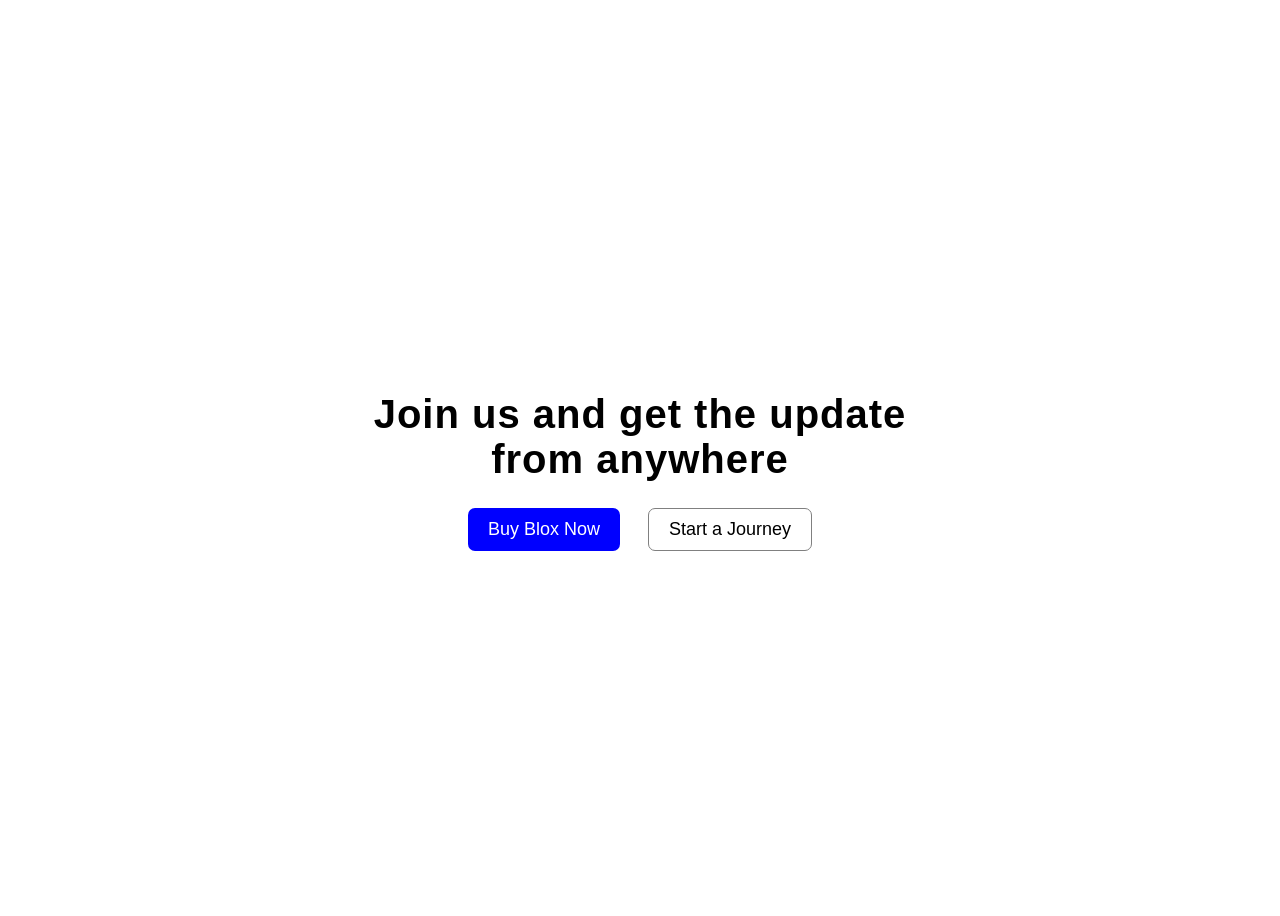
<file: Lab/LAB 4/cta.html>
<!DOCTYPE html>
<html lang="en">

<head>
    <meta charset="UTF-8">
    <meta http-equiv="X-UA-Compatible" content="IE=edge">
    <meta name="viewport" content="width=device-width, initial-scale=1.0">
    <title>CTA</title>
</head>
<style>
    main {
        height: 100vh;
        display: flex;
        justify-content: center;
        align-items: center;
        font-family: sans-serif;
        letter-spacing: 1px;
    }
    
    h1 {
        text-align: center;
        font-size: 40px;
    }
    
    .btn_div {
        width: 400px;
        display: flex;
        justify-content: space-evenly;
        margin: auto;
    }
    
    .btn {
        border: none;
        border-radius: 7px;
        font-size: 18px;
        padding: 10px 20px;
        cursor: pointer;
    }
    
    .home {
        background-color: blue;
        color: white;
    }
    
    .contact {
        background-color: white;
        border: 0.5px solid gray;
    }
</style>

<body>
    <main>
        <div class="main_div">
            <h1>Join us and get the update <br/> from anywhere</h1>
            <div class="btn_div">
                <button class="btn home">Buy Blox Now</button>
                <button class="btn contact">Start a Journey</button>
            </div>
        </div>


    </main>
</body>

</html>
</file>
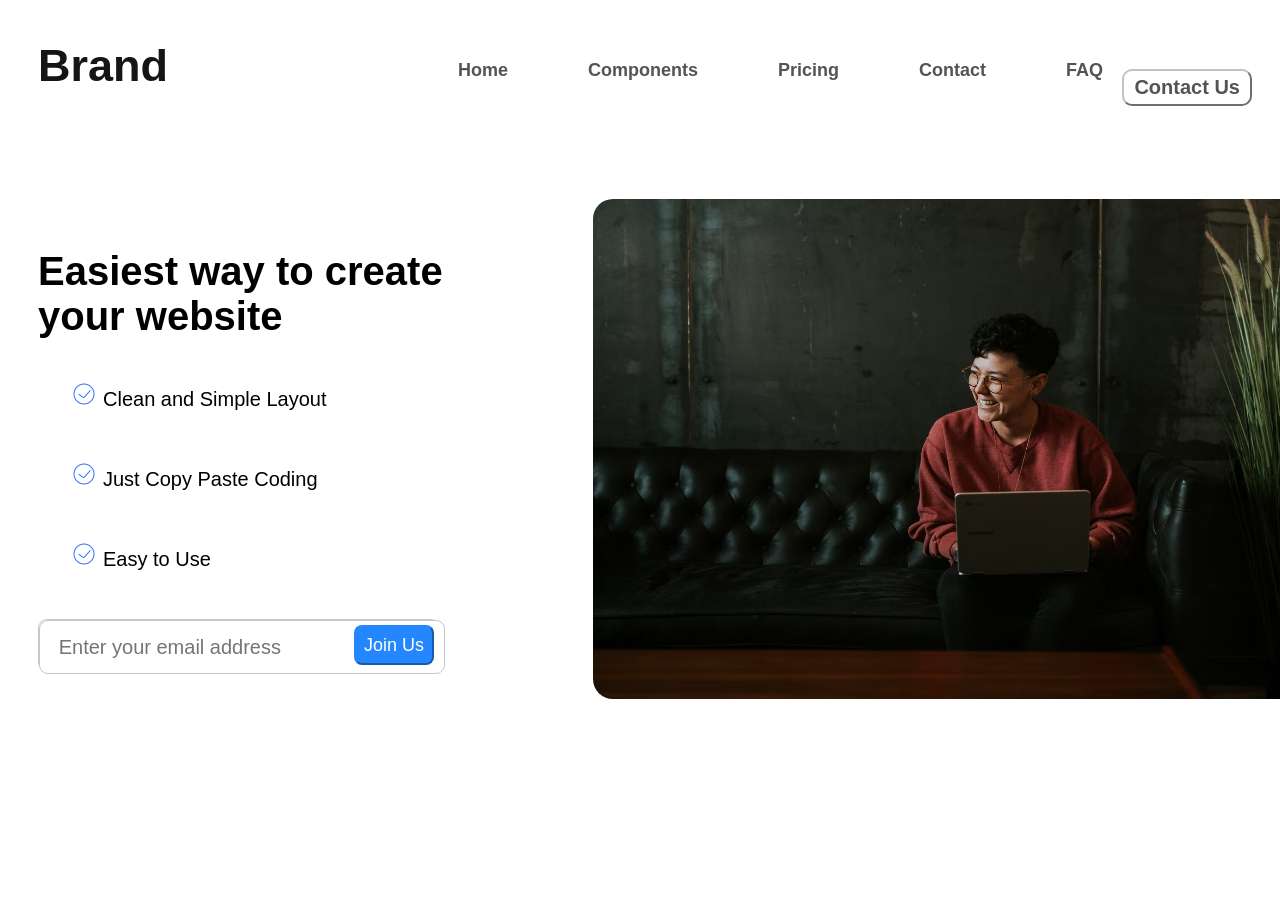
<file: Lab/LAB 4/hero.html>
<!DOCTYPE html>
<html lang="en">

<head>
    <meta charset="UTF-8">
    <meta http-equiv="X-UA-Compatible" content="IE=edge">
    <meta name="viewport" content="width=device-width, initial-scale=1.0">
    <title>Hero navigation</title>
    <style>
        main {
            padding: 0;
            margin: 0;
            text-decoration: none;
            box-sizing: border-box;
            font-family: Arial, Helvetica, sans-serif;
        }
        
        .all {
            margin-left: 10px;
        }
        
        .logo {
            font-size: 45px;
            margin-left: 20px;
            position: absolute;
            font-weight: 5000;
            color: rgb(21, 21, 22);
            margin-top: -20px;
            cursor: pointer;
        }
        
        .options {
            position: relative;
            font-size: large;
            cursor: pointer;
            cursor: pointer;
            float: center;
            color: rgb(85, 84, 84);
            margin-left: 400px;
            margin-top: 60px;
        }
        
        a {
            margin-right: 75px;
        }
        
        .cont {
            float: right;
            background-color: white;
            font-size: 20px;
            padding: 5px 10px 5px 10px;
            border-radius: 10px;
            border-color: rgb(193, 194, 195);
            color: rgb(85, 84, 84);
            margin-right: 20px;
            margin-top: -30px;
        }
        
        .desc {
            margin-top: 150px;
            font-size: 40px;
            margin-left: 20px;
            float: left;
        }
        
        .lists {
            margin-left: 25px;
            list-style-image: url("ok.png");
            font-size: 20px;
            line-height: 4em;
        }
        
        .text {
            position: relative;
            border: 1px #ccc5c5 solid;
            width: 400px;
            float: left;
            height: 50px;
            border-radius: 9px;
            font-size: 20px;
        }
        
        .btn {
            position: absolute;
            left: 0px;
            top: 5px;
            height: 40px;
            width: 80px;
            background-color: rgb(36, 135, 255);
            color: rgb(255, 255, 255);
            border-color: rgb(36, 135, 255);
            border-radius: 8px;
            box-shadow: none;
            font-size: 18px;
            margin-left: 315px;
        }
        
        .hero {
            float: right;
            position: absolute;
            height: 500px;
            width: 800px;
            border-radius: 20px;
            margin-top: 100px;
            margin-left: 150px;
        }
    </style>
</head>

<body>
    <main>
        <div class="all">
            <div class="header">
                <label class="logo"><b>Brand</b></label>
                <ul class="options" ul style="list-style-type: none">
                    <li>
                        <b>
                    <a>Home</a>
                    <a>Components</a>
                    <a>Pricing</a>
                    <a>Contact</a>
                    <a>FAQ</a>
                </b>
                    </li>
                </ul>
                <button class="cont"> <b>Contact Us</b> </button>
            </div>
            <div class="desc"><b>Easiest way to create <br> your website</b>
                <ul class="lists">
                    <li>Clean and Simple Layout</li>
                    <li>Just Copy Paste Coding</li>
                    <li>Easy to Use</li>
                </ul>
                <div class="text">
                    <input type="text" class="text" placeholder=" &nbsp Enter your email address">
                    <button class="btn">Join Us</button>
                </div>
            </div>

        </div>
        <span class="">
        <img src="task-hero.png" alt="." class="hero">
    </span>
    </main>
</body>

</html>
</file>
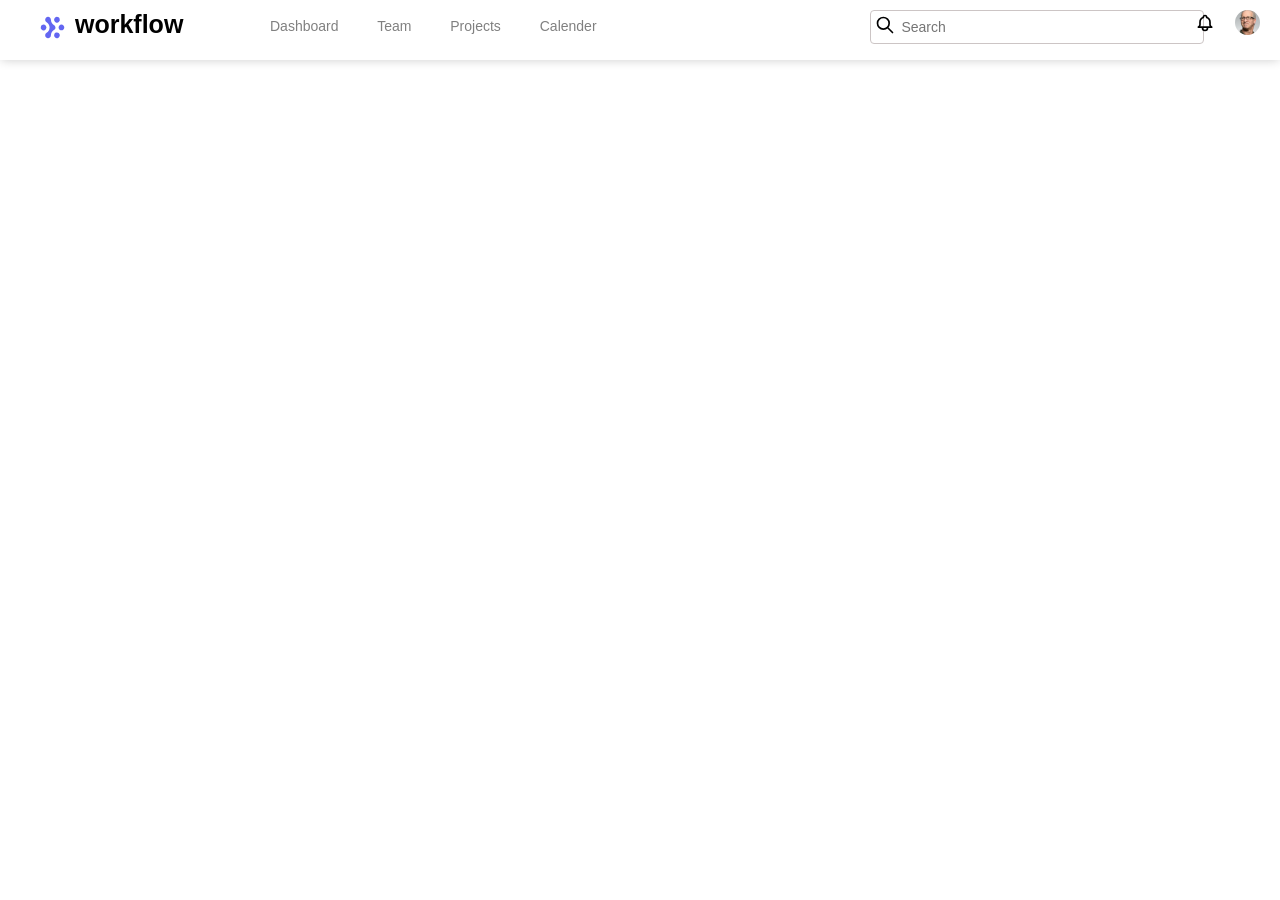
<file: Lab/LAB 4/navigation.html>
<!DOCTYPE html>
<html lang="en">

<head>
    <meta charset="UTF-8">
    <meta http-equiv="X-UA-Compatible" content="IE=edge">
    <meta name="viewport" content="width=device-width, initial-scale=1.0">
    <title>Navigation Bar</title>
    <link rel="stylesheet" href="nav.css">

</head>

<body>
    <div class="main">
        <div class="info">
            <img src="task-nav-logo.svg" class="logo" href="navigation.html">
            <span class="work" href="navigation.html"><b>workflow</b></span>
        </div>
        <ul class="nav" ul style="list-style-type: none">
            <li>
                <a>Dashboard</a>
                <a>Team</a>
                <a>Projects</a>
                <a>Calender</a>
            </li>
        </ul>
        </nav>
        <div class="box">
            <input type="text" class="text" placeholder="Search">
            <img class="searchicon" src="./task-nav-search.svg" alt="search">
        </div>
        <img class="bell" src="./task-nav-bell-icon.svg" alt="bell">
        <img class="user" src="./task-nav-user.png" alt="user">
    </div>

</body>

</html>
</file>
<file: Assigment/Assigment 3/style.css>
/* || General setup */

html, body {
  margin: 0;
  padding: 0;
}

html {
  font-size: 10px;
  background-color: #a9a9a9;
}

body {
  width: 70%;
  min-width: 800px;
  margin: 0 auto;
}

/* || typography */

h1, h2, h3 {
  font-family: 'Cinzel Decorative', cursive;
  color: #2a2a2a;
}

p, input, li {
  font-family: 'Roboto Condensed', sans-serif;
  color: #2a2a2a;
}

h1 {
  font-size: 4rem;
  text-align: center;
  text-shadow: 2px 2px 10px black;
}

h2 {
  font-size: 3rem;
  text-align: center;
}

h3 {
  font-size: 2.2rem;
}

p, li {
  font-size: 1.6rem;
  line-height: 1.5;
}

/* || header layout */

header {
  margin-bottom: 10px;
  display: flex;
  flex-flow: row wrap;
}

body > * {
  background-color: red;
  padding: 1%;
}

main, header, nav, article, aside, footer, section {
  background-color: rgba(0,255,0,0.5);
  padding: 1%;
}

h1 {
  flex: 5;
  text-transform: uppercase;
}

header img {
  display: block;
  height: 60px;
  padding-top: 20.15px;
}

nav {
  height: 50px;
  flex: 100%;
  display: flex;
}

nav ul {
  padding: 0;
  list-style-type: none;
  flex: 2;
  display: flex;
}

nav li {
  display: inline;
  text-align: center;
  flex: 1;
}

nav a, nav span {
  display: inline-block;
  font-size: 2rem;
  height: 3rem;
  line-height: 1.7;
  text-transform: uppercase;
  text-decoration: none;
  color: black;

}

/* || main layout */

main {
  display: flex;
}

article, section {
  flex: 4;
}

aside {
  flex: 1;
  margin-left: 10px;
  padding: 1%;
}

aside a {
  display: block;
  float: left;
  width: 50%;
}

aside img {
  max-width: 100%;
}

footer {
  margin-top: 10px;
}
</file>
<file: Lab/Lab 2/style.css>
body {
    font-family: sans-serif;
  }
  .main {
    width: 60vw;
    margin: auto;
    padding: 40px 0px;
    display: flex;
  }
  div {
    padding: 20px;
    width: 100px;
    height: 13rem;
  }
  div p {
    color: lightgrey;
    text-align: center;
  }
  .btn {
    text-decoration: none;
    border: 1px solid;
    padding: 10px 25px;
    font-size: 16px;
    border-radius: 7px;
    transition: 200ms;
    cursor: pointer;
  }
  .btn-circle {
    border-radius: 50%;
    padding: 10px 15px;
    font-size: 20px;
    color: white;
    background-color: rgba(38, 190, 150, 1);
    margin: auto;
  }
  .btn-primary {
    background-color: rgba(38, 190, 150, 1);
    color: white;
  }
  .btn-secondary {
    background-color: rgb(229, 235, 237);
    color: rgb(99, 137, 149);
  }
  .btn-destructive {
    background-color: rgba(238, 131, 99, 1);
    color: white;
  }
  .btn-primary:hover,
  .btn-secondary:hover,
  .btn-destructive:hover,
  .btn-circle:hover {
    box-shadow: 0 3px #1a9781;
  }
  .btn-primary:active,
  .btn-secondary:active,
  .btn-destructive:active,
  .btn-circle:active {
    opacity: 0.6;
  }
  .disabled {
    opacity: 0.4;
    cursor: not-allowed;
  }
  .btn-p2 {
    background-color: white;
    color: rgba(38, 190, 150, 1);
    border: 1px solid rgba(38, 190, 150, 1);
  }
  .btn-s2 {
    color: #87a4ad;
    background-color: white;
    border: 1px solid #87a4ad;
  }
  .btn-d2 {
    color: rgba(238, 131, 99, 1);
    background-color: white;
  }
  .btn-p2:hover {
    border: 3px solid rgba(38, 190, 150, 1);
  }
  .btn-s2:hover {
    border: 3px solid #87a4ad;
  }
  .btn-d2:hover {
    border: 3px solid rgba(238, 131, 99, 1);
  }
  .btn-p2:active {
    background-color: rgba(38, 190, 150, 1);
    color: white;
  }
  .btn-s2:active {
    background-color: rgb(237, 241, 243);
    color: #87a4ad;
  }
  .btn-d2:active {
    background-color: rgba(238, 131, 99, 1);
    color: white;
  }
</file>
<file: Lab/Lab 3/ok.css>
body {
    background-color: hsl(222, 53%, 47%);
    color: hsl(214, 32%, 91%);
}

.sideboarder {
    display: grid;
    grid-template-columns: repeat(11, 1fr);
    grid-row-gap: 1em;
    grid-column-gap: 1em;
    width: 100%;
    /* height: 100%; */
    /* width: auto; */
}


/* section{ */


/* display: inline-block; */


/* } */


/* .details{ */


/* display:inline-block block; */


/* } */

.color-name {
    font-size: 0.6rem;
    color: #647185;
}

.name {
    padding: 10px;
}

.color {
    border: 1px solid #313131;
    display: block;
    /* width: 6em; */
    height: 2em;
    border-radius: 4px;
    margin: 0.2em;
}

.color-name {
    font-size: 0.8eem;
}


/* slate color  */

.slate-50 {
    background-color: hsl(210, 40%, 98%);
}

.slate-100 {
    background-color: hsl(210, 40%, 96%);
}

.slate-200 {
    background-color: hsl(214, 30%, 91%);
}

.slate-300 {
    background-color: hsl(213, 27%, 84%);
}

.slate-400 {
    background-color: hsl(215, 20%, 65%);
}

.slate-500 {
    background-color: hsl(215, 16%, 47%);
}

.slate-600 {
    background-color: hsl(215, 19%, 35%);
}

.slate-700 {
    background-color: hsl(215, 25%, 27%);
}

.slate-800 {
    background-color: hsl(217, 33%, 17%);
}

.slate-900 {
    background-color: hsl(222, 46%, 11%);
}


/* gray */

.gray-50 {
    background-color: hsl(210, 20%, 98%);
}

.gray-100 {
    background-color: hsl(220, 14%, 96%);
}

.gray-200 {
    background-color: hsl(220, 13%, 91%);
}

.gray-300 {
    background-color: hsl(216, 12%, 84%);
}

.gray-400 {
    background-color: hsl(218, 11%, 65%);
}

.gray-500 {
    background-color: hsl(220, 9%, 46%);
}

.gray-600 {
    background-color: hsl(215, 14%, 34%);
}

.gray-700 {
    background-color: hsl(217, 19%, 27%);
}

.gray-800 {
    background-color: hsl(215, 28%, 17%);
}

.gray-900 {
    background-color: hsl(221, 39%, 11%);
}


/* gray */


/*  Zinc  */

.zinc-50 {
    background-color: hsl(0, 0%, 98%);
}

.zinc-100 {
    background-color: hsl(240, 5%, 96%);
}

.zinc-200 {
    background-color: hsl(240, 6%, 90%);
}

.zinc-300 {
    background-color: hsl(240, 5%, 84%);
}

.zinc-400 {
    background-color: hsl(240, 5%, 65%);
}

.zinc-500 {
    background-color: hsl(240, 4%, 46%);
}

.zinc-600 {
    background-color: hsl(240, 5%, 34%);
}

.zinc-700 {
    background-color: hsl(240, 5%, 26%);
}

.zinc-800 {
    background-color: hsl(240, 4%, 16%);
}

.zinc-900 {
    background-color: hsl(240, 6%, 10%);
}


/*  Neutral  */

.neutral-50 {
    background-color: hsl(0, 0%, 98%);
}

.neutral-100 {
    background-color: hsl(0, 0%, 96%);
}

.neutral-200 {
    background-color: hsl(0, 0%, 90%);
}

.neutral-300 {
    background-color: hsl(0, 0%, 83%);
}

.neutral-400 {
    background-color: hsl(0, 0%, 64%);
}

.neutral-500 {
    background-color: hsl(0, 0%, 45%);
}

.neutral-600 {
    background-color: hsl(0, 0%, 32%);
}

.neutral-700 {
    background-color: hsl(0, 0%, 25%);
}

.neutral-800 {
    background-color: hsl(0, 0%, 15%);
}

.neutral-900 {
    background-color: hsl(0, 0%, 9%);
}


/*  Stone  */

.stone-50 {
    background-color: hsl(60, 9%, 98%);
}

.stone-100 {
    background-color: hsl(60, 5%, 96%);
}

.stone-200 {
    background-color: hsl(20, 6%, 90%);
}

.stone-300 {
    background-color: hsl(24, 6%, 83%);
}

.stone-400 {
    background-color: hsl(24, 5%, 64%);
}

.stone-500 {
    background-color: hsl(25, 5%, 45%);
}

.stone-600 {
    background-color: hsl(33, 5%, 32%);
}

.stone-700 {
    background-color: hsl(30, 6%, 25%);
}

.stone-800 {
    background-color: hsl(12, 6%, 15%);
}

.stone-900 {
    background-color: hsl(24, 10%, 10%);
}


/*  Red  */

.red-50 {
    background-color: hsl(0, 86%, 97%);
}

.red-100 {
    background-color: hsl(0, 93%, 94%);
}

.red-200 {
    background-color: hsl(0, 96%, 89%);
}

.red-300 {
    background-color: hsl(0, 94%, 82%);
}

.red-400 {
    background-color: hsl(0, 91%, 71%);
}

.red-500 {
    background-color: hsl(0, 84%, 60%);
}

.red-600 {
    background-color: hsl(0, 72%, 51%);
}

.red-700 {
    background-color: hsl(0, 74%, 42%);
}

.red-800 {
    background-color: hsl(0, 70%, 35%);
}

.red-900 {
    background-color: hsl(0, 63%, 31%);
}


/*  Orange  */

.orange-50 {
    background-color: hsl(33, 100%, 97%);
}

.orange-100 {
    background-color: hsl(34, 100%, 92%);
}

.orange-200 {
    background-color: hsl(32, 98%, 83%);
}

.orange-300 {
    background-color: hsl(31, 97%, 72%);
}

.orange-400 {
    background-color: hsl(27, 96%, 61%);
}

.orange-500 {
    background-color: hsl(25, 95%, 53%);
}

.orange-600 {
    background-color: hsl(21, 90%, 48%);
}

.orange-700 {
    background-color: hsl(17, 88%, 40%);
}

.orange-800 {
    background-color: hsl(15, 79%, 34%);
}

.orange-900 {
    background-color: hsl(15, 75%, 28%);
}


/*  Amber  */

.amber-50 {
    background-color: hsl(48, 100%, 96%);
}

.amber-100 {
    background-color: hsl(48, 97%, 89%);
}

.amber-200 {
    background-color: hsl(48, 97%, 77%);
}

.amber-300 {
    background-color: hsl(46, 97%, 65%);
}

.amber-400 {
    background-color: hsl(43, 96%, 56%);
}

.amber-500 {
    background-color: hsl(38, 92%, 50%);
}

.amber-600 {
    background-color: hsl(32, 95%, 44%);
}

.amber-700 {
    background-color: hsl(26, 91%, 37%);
}

.amber-800 {
    background-color: hsl(23, 83%, 31%);
}

.amber-900 {
    background-color: hsl(22, 78%, 27%);
}


/*  Yellow  */

.yellow-50 {
    background-color: hsl(55, 92%, 95%);
}

.yellow-100 {
    background-color: hsl(55, 97%, 88%);
}

.yellow-200 {
    background-color: hsl(53, 98%, 77%);
}

.yellow-300 {
    background-color: hsl(50, 98%, 64%);
}

.yellow-400 {
    background-color: hsl(48, 96%, 53%);
}

.yellow-500 {
    background-color: hsl(45, 93%, 48%);
}

.yellow-600 {
    background-color: hsl(41, 96%, 40%);
}

.yellow-700 {
    background-color: hsl(35, 92%, 33%);
}

.yellow-800 {
    background-color: hsl(32, 81%, 29%);
}

.yellow-900 {
    background-color: hsl(28, 73%, 26%);
}


/*  Lime  */

.lime-50 {
    background-color: hsl(78, 92%, 95%);
}

.lime-100 {
    background-color: hsl(80, 89%, 89%);
}

.lime-200 {
    background-color: hsl(81, 89%, 80%);
}

.lime-300 {
    background-color: hsl(82, 85%, 67%);
}

.lime-400 {
    background-color: hsl(83, 78%, 56%);
}

.lime-500 {
    background-color: hsl(84, 81%, 44%);
}

.lime-600 {
    background-color: hsl(85, 85%, 35%);
}

.lime-700 {
    background-color: hsl(86, 78%, 27%);
}

.lime-800 {
    background-color: hsl(86, 69%, 23%);
}

.lime-900 {
    background-color: hsl(88, 61%, 20%);
}


/*  Green  */

.green-50 {
    background-color: hsl(138, 77%, 97%);
}

.green-100 {
    background-color: hsl(141, 84%, 93%);
}

.green-200 {
    background-color: hsl(141, 79%, 85%);
}

.green-300 {
    background-color: hsl(142, 77%, 73%);
}

.green-400 {
    background-color: hsl(142, 69%, 58%);
}

.green-500 {
    background-color: hsl(142, 71%, 45%);
}

.green-600 {
    background-color: hsl(142, 76%, 36%);
}

.green-700 {
    background-color: hsl(142, 72%, 29%);
}

.green-800 {
    background-color: hsl(143, 64%, 24%);
}

.green-900 {
    background-color: hsl(144, 61%, 20%);
}


/*  Emerald  */

.emerald-50 {
    background-color: hsl(152, 81%, 96%);
}

.emerald-100 {
    background-color: hsl(149, 80%, 90%);
}

.emerald-200 {
    background-color: hsl(152, 76%, 80%);
}

.emerald-300 {
    background-color: hsl(156, 72%, 67%);
}

.emerald-400 {
    background-color: hsl(158, 64%, 52%);
}

.emerald-500 {
    background-color: hsl(160, 84%, 39%);
}

.emerald-600 {
    background-color: hsl(161, 94%, 30%);
}

.emerald-700 {
    background-color: hsl(163, 94%, 24%);
}

.emerald-800 {
    background-color: hsl(163, 88%, 20%);
}

.emerald-900 {
    background-color: hsl(164, 86%, 17%);
}


/*  Teal  */

.teal-50 {
    background-color: hsl(166, 77%, 97%);
}

.teal-100 {
    background-color: hsl(167, 86%, 89%);
}

.teal-200 {
    background-color: hsl(168, 84%, 78%);
}

.teal-300 {
    background-color: hsl(171, 77%, 64%);
}

.teal-400 {
    background-color: hsl(172, 66%, 50%);
}

.teal-500 {
    background-color: hsl(173, 80%, 40%);
}

.teal-600 {
    background-color: hsl(175, 84%, 32%);
}

.teal-700 {
    background-color: hsl(175, 77%, 26%);
}

.teal-800 {
    background-color: hsl(176, 69%, 22%);
}

.teal-900 {
    background-color: hsl(176, 61%, 19%);
}


/*  Cyan  */

.cyan-50 {
    background-color: hsl(183, 100%, 96%);
}

.cyan-100 {
    background-color: hsl(185, 96%, 90%);
}

.cyan-200 {
    background-color: hsl(186, 94%, 82%);
}

.cyan-300 {
    background-color: hsl(187, 92%, 69%);
}

.cyan-400 {
    background-color: hsl(188, 86%, 53%);
}

.cyan-500 {
    background-color: hsl(189, 95%, 43%);
}

.cyan-600 {
    background-color: hsl(192, 91%, 37%);
}

.cyan-700 {
    background-color: hsl(193, 82%, 31%);
}

.cyan-800 {
    background-color: hsl(194, 70%, 27%);
}

.cyan-900 {
    background-color: hsl(196, 64%, 24%);
}


/*  Sky  */

.sky-50 {
    background-color: hsl(204, 100%, 97%);
}

.sky-100 {
    background-color: hsl(204, 94%, 94%);
}

.sky-200 {
    background-color: hsl(201, 94%, 86%);
}

.sky-300 {
    background-color: hsl(199, 96%, 74%);
}

.sky-400 {
    background-color: hsl(198, 93%, 60%);
}

.sky-500 {
    background-color: hsl(199, 89%, 48%);
}

.sky-600 {
    background-color: hsl(200, 98%, 39%);
}

.sky-700 {
    background-color: hsl(201, 96%, 32%);
}

.sky-800 {
    background-color: hsl(201, 90%, 28%);
}

.sky-900 {
    background-color: hsl(202, 80%, 24%);
}


/*  Blue  */

.blue-50 {
    background-color: hsl(214, 100%, 97%);
}

.blue-100 {
    background-color: hsl(214, 95%, 93%);
}

.blue-200 {
    background-color: hsl(213, 97%, 87%);
}

.blue-300 {
    background-color: hsl(212, 96%, 78%);
}

.blue-400 {
    background-color: hsl(213, 94%, 68%);
}

.blue-500 {
    background-color: hsl(217, 91%, 60%);
}

.blue-600 {
    background-color: hsl(221, 83%, 53%);
}

.blue-700 {
    background-color: hsl(224, 76%, 48%);
}

.blue-800 {
    background-color: hsl(226, 71%, 40%);
}

.blue-900 {
    background-color: hsl(224, 64%, 33%);
}


/*  Indigo  */

.indigo-50 {
    background-color: hsl(226, 100%, 97%);
}

.indigo-100 {
    background-color: hsl(226, 100%, 94%);
}

.indigo-200 {
    background-color: hsl(228, 97%, 89%);
}

.indigo-300 {
    background-color: hsl(230, 94%, 82%);
}

.indigo-400 {
    background-color: hsl(234, 90%, 74%);
}

.indigo-500 {
    background-color: hsl(239, 84%, 67%);
}

.indigo-600 {
    background-color: hsl(243, 75%, 59%);
}

.indigo-700 {
    background-color: hsl(245, 58%, 51%);
}

.indigo-800 {
    background-color: hsl(244, 55%, 41%);
}

.indigo-900 {
    background-color: hsl(242, 47%, 34%);
}


/*  Violet  */

.violet-50 {
    background-color: hsl(250, 100%, 98%);
}

.violet-100 {
    background-color: hsl(251, 91%, 96%);
}

.violet-200 {
    background-color: hsl(251, 95%, 92%);
}

.violet-300 {
    background-color: hsl(252, 95%, 85%);
}

.violet-400 {
    background-color: hsl(255, 92%, 76%);
}

.violet-500 {
    background-color: hsl(258, 90%, 66%);
}

.violet-600 {
    background-color: hsl(262, 83%, 58%);
}

.violet-700 {
    background-color: hsl(263, 70%, 50%);
}

.violet-800 {
    background-color: hsl(263, 69%, 42%);
}

.violet-900 {
    background-color: hsl(264, 67%, 35%);
}


/*  Purple  */

.purple-50 {
    background-color: hsl(270, 100%, 98%);
}

.purple-100 {
    background-color: hsl(269, 100%, 96%);
}

.purple-200 {
    background-color: hsl(269, 100%, 92%);
}

.purple-300 {
    background-color: hsl(269, 97%, 85%);
}

.purple-400 {
    background-color: hsl(270, 95%, 75%);
}

.purple-500 {
    background-color: hsl(271, 91%, 65%);
}

.purple-600 {
    background-color: hsl(271, 81%, 56%);
}

.purple-700 {
    background-color: hsl(272, 72%, 47%);
}

.purple-800 {
    background-color: hsl(273, 67%, 39%);
}

.purple-900 {
    background-color: hsl(274, 66%, 32%);
}


/*  Fuchsia  */

.fuchsia-50 {
    background-color: hsl(289, 100%, 98%);
}

.fuchsia-100 {
    background-color: hsl(287, 100%, 96%);
}

.fuchsia-200 {
    background-color: hsl(288, 96%, 91%);
}

.fuchsia-300 {
    background-color: hsl(291, 93%, 83%);
}

.fuchsia-400 {
    background-color: hsl(292, 91%, 73%);
}

.fuchsia-500 {
    background-color: hsl(292, 84%, 61%);
}

.fuchsia-600 {
    background-color: hsl(293, 70%, 49%);
}

.fuchsia-700 {
    background-color: hsl(295, 72%, 40%);
}

.fuchsia-800 {
    background-color: hsl(295, 70%, 33%);
}

.fuchsia-900 {
    background-color: hsl(297, 64%, 28%);
}


/*  Pink  */

.pink-50 {
    background-color: hsl(327, 73%, 97%);
}

.pink-100 {
    background-color: hsl(326, 78%, 95%);
}

.pink-200 {
    background-color: hsl(326, 85%, 90%);
}

.pink-300 {
    background-color: hsl(327, 87%, 82%);
}

.pink-400 {
    background-color: hsl(329, 86%, 70%);
}

.pink-500 {
    background-color: hsl(330, 81%, 60%);
}

.pink-600 {
    background-color: hsl(333, 71%, 51%);
}

.pink-700 {
    background-color: hsl(335, 78%, 42%);
}

.pink-800 {
    background-color: hsl(336, 74%, 35%);
}

.pink-900 {
    background-color: hsl(336, 69%, 30%);
}


/*  Rose  */

.rose-50 {
    background-color: hsl(356, 100%, 97%);
}

.rose-100 {
    background-color: hsl(356, 100%, 95%);
}

.rose-200 {
    background-color: hsl(353, 96%, 90%);
}

.rose-300 {
    background-color: hsl(353, 96%, 82%);
}

.rose-400 {
    background-color: hsl(351, 95%, 71%);
}

.rose-500 {
    background-color: hsl(350, 89%, 60%);
}

.rose-600 {
    background-color: hsl(347, 77%, 50%);
}

.rose-700 {
    background-color: hsl(345, 83%, 41%);
}

.rose-800 {
    background-color: hsl(343, 80%, 35%);
}

.rose-900 {
    background-color: hsl(342, 76%, 30%);
}
</file>
<file: Lab/LAB 4/nav.css>
* {
    font-family: 'Trebuchet MS', 'Lucida Sans Unicode', 'Lucida Grande', 'Lucida Sans', Arial, sans-serif;
    margin: 0px;
}

.main {
    margin: 0px;
    position: relative;
    height: 50px;
    width: 100%;
    padding: 10px 0 0 0px;
    box-shadow: 0 1px 10px -1px rgb(0 0 0 / 20%);
}

.info {
    cursor: pointer;
}

.logo {
    position: absolute;
    height: 25px;
    width: 25px;
    left: 40px;
    margin-top: 5px;
}

.work {
    font-size: 25px;
    color: black;
    width: 100px;
    margin-top: 0px;
    padding-bottom: 10px;
    position: absolute;
    left: 75px;
}

.nav {
    position: absolute;
    width: 50%;
    left: 230px;
    height: 100%;
    margin-top: 8px;
    color: #808080;
    font-size: 14px;
}

li {
    cursor: pointer;
}

a {
    margin-right: 35px;
}

a:hover {
    border-bottom: 2px solid #6366F1;
    color: black;
    padding-bottom: 25px;
}

.box {
    width: 32%;
    height: inherit;
    position: relative;
    float: right;
}

input {
    position: relative;
    border: 1px #ccc5c5 solid;
    width: 300px;
    float: left;
    height: 30px;
    border-radius: 4px;
    font-size: 14px;
    padding-left: 30px;
}

.bell {
    position: absolute;
    right: 65px;
    height: 20px;
    width: 20px;
    margin-top: 3px;
}

.searchicon {
    position: absolute;
    left: 5px;
    top: 5px;
    height: 20px;
    width: 20px;
}

.user {
    height: 25px;
    width: 25px;
    border-radius: 50%;
    position: absolute;
    right: 20px;
    margin-top: 0px;
}
</file>
